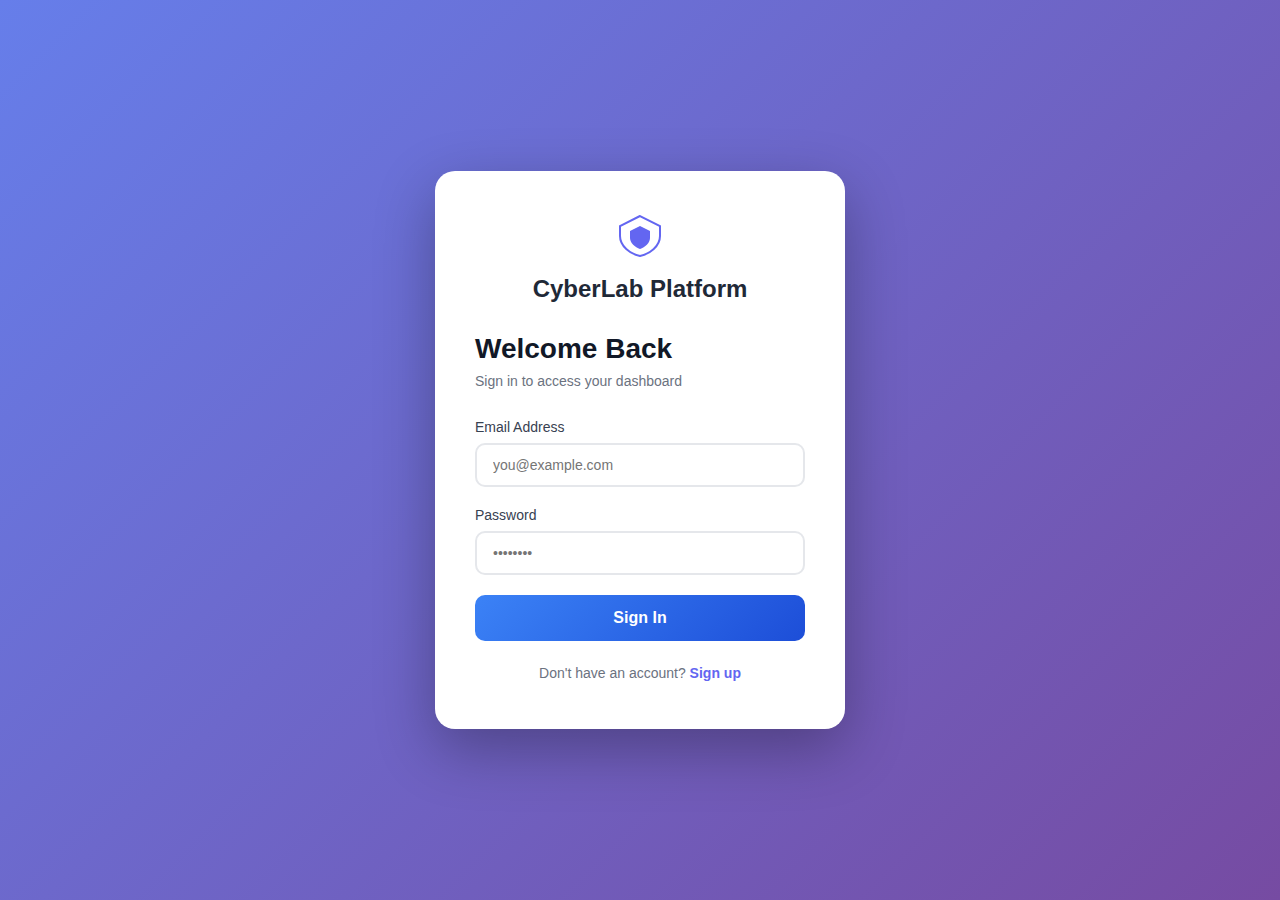
<file: frontend/index.html>
<!DOCTYPE html>
<html lang="en">
<head>
    <meta charset="UTF-8">
    <meta name="viewport" content="width=device-width, initial-scale=1.0">
    <title>CyberLab Platform - Login</title>
    <link rel="stylesheet" href="styles.css">
</head>
<body>
    <div class="container">
        <div class="auth-card">
            <div class="logo">
                <svg width="50" height="50" viewBox="0 0 50 50" fill="none" xmlns="http://www.w3.org/2000/svg">
                    <path d="M25 5L5 15V25C5 35 15 43 25 45C35 43 45 35 45 25V15L25 5Z" stroke="#6366f1" stroke-width="2" fill="none"/>
                    <path d="M25 15L15 20V27C15 32 20 36 25 38C30 36 35 32 35 27V20L25 15Z" fill="#6366f1"/>
                </svg>
                <h1>CyberLab Platform</h1>
            </div>

            <!-- Login Form -->
            <div id="loginForm" class="form-container active">
                <h2>Welcome Back</h2>
                <p class="subtitle">Sign in to access your dashboard</p>
                
                <form id="loginFormElement" onsubmit="handleLogin(event)">
                    <div class="form-group">
                        <label for="loginEmail">Email Address</label>
                        <input type="email" id="loginEmail" required placeholder="you@example.com">
                    </div>
                    
                    <div class="form-group">
                        <label for="loginPassword">Password</label>
                        <input type="password" id="loginPassword" required placeholder="••••••••">
                    </div>
                    
                    <div id="loginError" class="error-message"></div>
                    
                    <button type="submit" class="btn btn-primary">
                        <span class="btn-text">Sign In</span>
                        <span class="btn-loader" style="display: none;"></span>
                    </button>
                </form>
                
                <div class="form-footer">
                    <p>Don't have an account? <a href="#" onclick="switchToSignup(); return false;">Sign up</a></p>
                </div>
            </div>

            <!-- Signup Form -->
            <div id="signupForm" class="form-container">
                <h2>Create Account</h2>
                <p class="subtitle">Join our secure platform</p>
                
                <form id="signupFormElement" onsubmit="handleSignup(event)">
                    <div class="form-group">
                        <label for="signupName">Full Name</label>
                        <input type="text" id="signupName" required placeholder="John Doe">
                    </div>
                    
                    <div class="form-group">
                        <label for="signupEmail">Email Address</label>
                        <input type="email" id="signupEmail" required placeholder="you@example.com">
                    </div>
                    
                    <div class="form-group">
                        <label for="signupPassword">Password</label>
                        <input type="password" id="signupPassword" required minlength="8" placeholder="At least 8 characters">
                    </div>
                    
                    <div class="form-group">
                        <label for="signupConfirmPassword">Confirm Password</label>
                        <input type="password" id="signupConfirmPassword" required placeholder="Re-enter password">
                    </div>
                    
                    <div id="signupError" class="error-message"></div>
                    
                    <button type="submit" class="btn btn-primary">
                        <span class="btn-text">Create Account</span>
                        <span class="btn-loader" style="display: none;"></span>
                    </button>
                </form>
                
                <div class="form-footer">
                    <p>Already have an account? <a href="#" onclick="switchToLogin(); return false;">Sign in</a></p>
                </div>
            </div>
        </div>
    </div>

    <!-- CRITICAL: Load config.js FIRST, then auth.js -->
    <script src="config.js"></script>
    <script src="auth.js"></script>
</body>
</html>
</file>
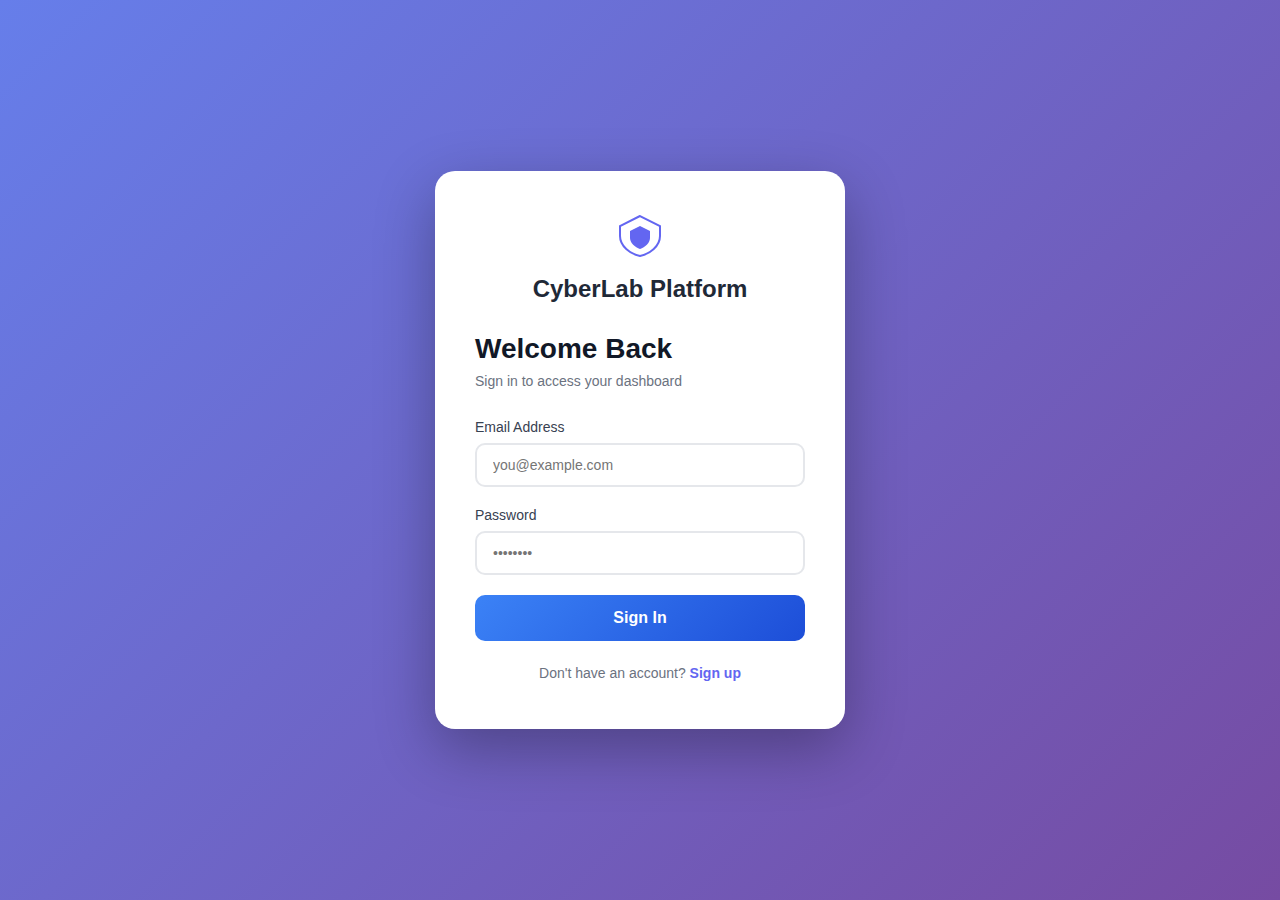
<file: frontend/admin.html>
[file name]: dashboard.html
[file content begin]
<!DOCTYPE html>
<html lang="en">
<head>
    <meta charset="UTF-8">
    <meta name="viewport" content="width=device-width, initial-scale=1.0">
    <title>CyberLab Platform - Dashboard</title>
    <link rel="stylesheet" href="styles.css">
</head>
<body class="dashboard-body">
    <aside class="sidebar">
        <div class="sidebar-header">
            <svg width="40" height="40" viewBox="0 0 50 50" fill="none" xmlns="http://www.w3.org/2000/svg">
                <path d="M25 5L5 15V25C5 35 15 43 25 45C35 43 45 35 45 25V15L25 5Z" stroke="#6366f1" stroke-width="2" fill="none"/>
                <path d="M25 15L15 20V27C15 32 20 36 25 38C30 36 35 32 35 27V20L25 15Z" fill="#6366f1"/>
            </svg>
            <h2>CyberLab</h2>
        </div>
        
        <nav class="sidebar-nav">
            <a href="#" class="nav-item active" onclick="showSection('overview')">
                <svg width="20" height="20" viewBox="0 0 24 24" fill="none" stroke="currentColor" stroke-width="2">
                    <rect x="3" y="3" width="7" height="7"></rect>
                    <rect x="14" y="3" width="7" height="7"></rect>
                    <rect x="14" y="14" width="7" height="7"></rect>
                    <rect x="3" y="14" width="7" height="7"></rect>
                </svg>
                <span>Overview</span>
            </a>
            
            <a href="#" class="nav-item" onclick="showSection('encryption')" id="navEncryption">
                <svg width="20" height="20" viewBox="0 0 24 24" fill="none" stroke="currentColor" stroke-width="2">
                    <rect x="3" y="11" width="18" height="11" rx="2" ry="2"></rect>
                    <path d="M7 11V7a5 5 0 0 1 10 0v4"></path>
                </svg>
                <span>🔐 Encryption Service</span>
            </a>
            
            <a href="keyvault.html" class="nav-item" id="navKeyvault">
                <svg width="20" height="20" viewBox="0 0 24 24" fill="none" stroke="currentColor" stroke-width="2">
                    <path d="M21 2l-2 2m-7.61 7.61a5.5 5.5 0 1 1-7.778 7.778 5.5 5.5 0 0 1 7.777-7.777zm0 0L15.5 7.5m0 0l3 3L22 7l-3-3m-3.5 3.5L19 4"></path>
                </svg>
                <span>🔑 KeyVault</span>
            </a>
            
            <a href="password-checker.html" class="nav-item" id="navPassword">
                <svg width="20" height="20" viewBox="0 0 24 24" fill="none" stroke="currentColor" stroke-width="2">
                    <circle cx="12" cy="12" r="10"></circle>
                    <path d="M12 6v6l4 2"></path>
                </svg>
                <span>🔒 Password Checker</span>
            </a>
            
            <a href="secret-scanner.html" class="nav-item" id="navScanner">
                <svg width="20" height="20" viewBox="0 0 24 24" fill="none" stroke="currentColor" stroke-width="2">
                    <circle cx="11" cy="11" r="8"></circle>
                    <path d="m21 21-4.35-4.35"></path>
                </svg>
                <span>🕵️ Secret Scanner</span>
            </a>
            
            <a href="admin.html" class="nav-item" id="navAdmin" style="display: none;">
                <svg width="20" height="20" viewBox="0 0 24 24" fill="none" stroke="currentColor" stroke-width="2">
                    <path d="M17 21v-2a4 4 0 0 0-4-4H5a4 4 0 0 0-4 4v2"></path>
                    <circle cx="9" cy="7" r="4"></circle>
                    <path d="M23 21v-2a4 4 0 0 0-3-3.87"></path>
                    <path d="M16 3.13a4 4 0 0 1 0 7.75"></path>
                </svg>
                <span>👥 User Management</span>
            </a>
            
            <a href="#" class="nav-item" onclick="showSection('settings')">
                <svg width="20" height="20" viewBox="0 0 24 24" fill="none" stroke="currentColor" stroke-width="2">
                    <circle cx="12" cy="12" r="3"></circle>
                    <path d="M12 1v6m0 6v6m9-9h-6m-6 0H3"></path>
                </svg>
                <span>Settings</span>
            </a>
        </nav>
        
        <div class="sidebar-footer">
            <div id="userRoleBadge" style="text-align: center; padding: 8px; margin-bottom: 12px;"></div>
            <button onclick="handleLogout()" class="logout-btn">
                <svg width="20" height="20" viewBox="0 0 24 24" fill="none" stroke="currentColor" stroke-width="2">
                    <path d="M9 21H5a2 2 0 0 1-2-2V5a2 2 0 0 1 2-2h4"></path>
                    <polyline points="16 17 21 12 16 7"></polyline>
                    <line x1="21" y1="12" x2="9" y2="12"></line>
                </svg>
                <span>Logout</span>
            </button>
        </div>
    </aside>

    <main class="main-content">
        <header class="dashboard-header">
            <div>
                <h1>Welcome back, <span id="userName">User</span></h1>
                <p class="header-subtitle" id="headerSubtitle">Manage your security simulations</p>
            </div>
            <div class="user-info">
                <div class="user-avatar" id="userAvatar">U</div>
                <div>
                    <span id="userEmailHeader"></span>
                    <br>
                    <small id="userRoleHeader" style="color: #6b7280;"></small>
                </div>
            </div>
        </header>

        <section id="overviewSection" class="content-section active">
            <div class="stats-grid">
                <div class="stat-card">
                    <div class="stat-icon" style="background: #dbeafe;">
                        <svg width="24" height="24" viewBox="0 0 24 24" fill="none" stroke="#3b82f6" stroke-width="2">
                            <path d="M12 22s8-4 8-10V5l-8-3-8 3v7c0 6 8 10 8 10z"></path>
                        </svg>
                    </div>
                    <div class="stat-content">
                        <h3>Security Level</h3>
                        <p class="stat-value">High</p>
                    </div>
                </div>
                
                <div class="stat-card">
                    <div class="stat-icon" style="background: #dcfce7;">
                        <svg width="24" height="24" viewBox="0 0 24 24" fill="none" stroke="#22c55e" stroke-width="2">
                            <polyline points="22 12 18 12 15 21 9 3 6 12 2 12"></polyline>
                        </svg>
                    </div>
                    <div class="stat-content">
                        <h3>Your Role</h3>
                        <p class="stat-value" id="overviewRole">Normal</p>
                    </div>
                </div>
                
                <div class="stat-card">
                    <div class="stat-icon" style="background: #fef3c7;">
                        <svg width="24" height="24" viewBox="0 0 24 24" fill="none" stroke="#f59e0b" stroke-width="2">
                            <rect x="3" y="11" width="18" height="11" rx="2" ry="2"></rect>
                            <path d="M7 11V7a5 5 0 0 1 10 0v4"></path>
                        </svg>
                    </div>
                    <div class="stat-content">
                        <h3>Encryptions</h3>
                        <p class="stat-value" id="encryptionCount">0</p>
                    </div>
                </div>
            </div>

            <div class="services-grid">
                <div class="service-card" onclick="showSection('encryption')" id="serviceEncryption">
                    <div class="service-header">
                        <svg width="30" height="30" viewBox="0 0 24 24" fill="none" stroke="#6366f1" stroke-width="2">
                            <rect x="3" y="11" width="18" height="11" rx="2" ry="2"></rect>
                            <path d="M7 11V7a5 5 0 0 1 10 0v4"></path>
                        </svg>
                        <h3>🔐 Encryption Service</h3>
                    </div>
                    <p>Encrypt text & files at rest, in transit, and full lifecycle with email delivery</p>
                    <button class="btn btn-secondary">Launch Service →</button>
                </div>
                
                <div class="service-card" onclick="window.location.href='keyvault.html'" id="serviceKeyvault">
                    <div class="service-header">
                        <svg width="30" height="30" viewBox="0 0 24 24" fill="none" stroke="#6366f1" stroke-width="2">
                            <path d="M21 2l-2 2m-7.61 7.61a5.5 5.5 0 1 1-7.778 7.778 5.5 5.5 0 0 1 7.777-7.777zm0 0L15.5 7.5m0 0l3 3L22 7l-3-3m-3.5 3.5L19 4"></path>
                        </svg>
                        <h3>🔑 KeyVault</h3>
                    </div>
                    <p>Generate and manage cryptographic keys and X.509 certificates securely</p>
                    <button class="btn btn-secondary">Manage Keys →</button>
                </div>
                
                <div class="service-card" onclick="window.location.href='password-checker.html'" id="servicePassword">
                    <div class="service-header">
                        <svg width="30" height="30" viewBox="0 0 24 24" fill="none" stroke="#6366f1" stroke-width="2">
                            <circle cx="12" cy="12" r="10"></circle>
                            <path d="M12 6v6l4 2"></path>
                        </svg>
                        <h3>🔒 Password Checker</h3>
                    </div>
                    <p>Analyze password strength, check breaches, and enforce custom policies</p>
                    <button class="btn btn-secondary">Check Password →</button>
                </div>
                
                <div class="service-card" onclick="window.location.href='secret-scanner.html'" id="serviceScanner">
                    <div class="service-header">
                        <svg width="30" height="30" viewBox="0 0 24 24" fill="none" stroke="#6366f1" stroke-width="2">
                            <circle cx="11" cy="11" r="8"></circle>
                            <path d="m21 21-4.35-4.35"></path>
                        </svg>
                        <h3>🕵️ Secret Scanner</h3>
                    </div>
                    <p>Detect exposed credentials and API keys in code, files, and repositories</p>
                    <button class="btn btn-secondary">Scan Now →</button>
                </div>
                
                <div class="service-card" onclick="window.location.href='admin.html'" id="serviceAdmin" style="display: none;">
                    <div class="service-header">
                        <svg width="30" height="30" viewBox="0 0 24 24" fill="none" stroke="#6366f1" stroke-width="2">
                            <path d="M17 21v-2a4 4 0 0 0-4-4H5a4 4 0 0 0-4 4v2"></path>
                            <circle cx="9" cy="7" r="4"></circle>
                            <path d="M23 21v-2a4 4 0 0 0-3-3.87"></path>
                            <path d="M16 3.13a4 4 0 0 1 0 7.75"></path>
                        </svg>
                        <h3>👥 User Management</h3>
                    </div>
                    <p>Manage users, assign roles, and control granular permissions</p>
                    <button class="btn btn-secondary">Manage Users →</button>
                </div>
            </div>
        </section>

        <section id="encryptionSection" class="content-section">
            <div class="section-header">
                <h2>🔐 Encryption Service</h2>
                <p>Encrypt and decrypt data at rest, in transit, and full lifecycle</p>
            </div>

            <div class="encryption-tabs">
                <button class="tab-btn active" onclick="switchEncryptionTab('transit')">In Transit</button>
                <button class="tab-btn" onclick="switchEncryptionTab('rest')">At Rest</button>
                <button class="tab-btn" onclick="switchEncryptionTab('file')">File Encryption</button>
                <button class="tab-btn" onclick="switchEncryptionTab('lifecycle')" id="tabLifecycle">Full Lifecycle</button>
            </div>

            <div id="transitTab" class="tab-content active">
                <div class="form-card">
                    <h3>Encrypt Text (In Transit)</h3>
                    <form onsubmit="handleEncryptInTransit(event)">
                        <div class="form-group">
                            <label>Data to Encrypt</label>
                            <textarea id="transitData" rows="4" placeholder="Enter text to encrypt..." required></textarea>
                        </div>
                        <div class="form-group">
                            <label>Password</label>
                            <input type="password" id="transitPassword" placeholder="Enter encryption password" required>
                        </div>
                        <div class="form-group" id="transitEmailGroup">
                            <label>Recipient Email (Optional)</label>
                            <input type="email" id="transitEmail" placeholder="recipient@example.com">
                        </div>
                        <button type="submit" class="btn btn-primary">
                            <span class="btn-text">Encrypt</span>
                            <span class="btn-loader" style="display: none;"></span>
                        </button>
                    </form>
                    <div id="transitResult" class="result-container" style="display: none;"></div>
                </div>

                <div class="form-card">
                    <h3>Decrypt Text (In Transit)</h3>
                    <form onsubmit="handleDecryptInTransit(event)">
                        <div class="form-group">
                            <label>Encrypted Data</label>
                            <textarea id="transitDecryptData" rows="3" placeholder="Paste encrypted data..." required></textarea>
                        </div>
                        <div class="form-group">
                            <label>Password</label>
                            <input type="password" id="transitDecryptPassword" placeholder="Enter password" required>
                        </div>
                        <div class="form-group">
                            <label>Salt</label>
                            <input type="text" id="transitDecryptSalt" placeholder="Paste salt here" required>
                        </div>
                        <button type="submit" class="btn btn-primary">
                            <span class="btn-text">Decrypt</span>
                            <span class="btn-loader" style="display: none;"></span>
                        </button>
                    </form>
                    <div id="transitDecryptResult" class="result-container" style="display: none;"></div>
                </div>
            </div>

            <div id="restTab" class="tab-content">
                <div class="form-card">
                    <h3>Encrypt Text (At Rest)</h3>
                    <form onsubmit="handleEncryptAtRest(event)">
                        <div class="form-group">
                            <label>Data to Encrypt</label>
                            <textarea id="restData" rows="4" placeholder="Enter text to encrypt..." required></textarea>
                        </div>
                        <div class="form-group" id="restEmailGroup">
                            <label>Recipient Email (Optional)</label>
                            <input type="email" id="restEmail" placeholder="recipient@example.com">
                        </div>
                        <button type="submit" class="btn btn-primary">
                            <span class="btn-text">Encrypt</span>
                            <span class="btn-loader" style="display: none;"></span>
                        </button>
                    </form>
                    <div id="restResult" class="result-container" style="display: none;"></div>
                </div>

                <div class="form-card">
                    <h3>Decrypt Text (At Rest)</h3>
                    <form onsubmit="handleDecryptAtRest(event)">
                        <div class="form-group">
                            <label>Encrypted Data</label>
                            <textarea id="restDecryptData" rows="3" placeholder="Paste encrypted data..." required></textarea>
                        </div>
                        <div class="form-group">
                            <label>Encryption Key</label>
                            <input type="text" id="restDecryptKey" placeholder="Paste key here" required>
                        </div>
                        <button type="submit" class="btn btn-primary">
                            <span class="btn-text">Decrypt</span>
                            <span class="btn-loader" style="display: none;"></span>
                        </button>
                    </form>
                    <div id="restDecryptResult" class="result-container" style="display: none;"></div>
                </div>
            </div>

            <div id="fileTab" class="tab-content">
                <div class="form-card">
                    <h3>Encrypt File (At Rest)</h3>
                    <form onsubmit="handleEncryptFileAtRest(event)">
                        <div class="form-group">
                            <label>Select File</label>
                            <input type="file" id="fileAtRest" required>
                        </div>
                        <div class="form-group" id="fileRestEmailGroup">
                            <label>Recipient Email (Optional)</label>
                            <input type="email" id="fileRestEmail" placeholder="recipient@example.com">
                        </div>
                        <button type="submit" class="btn btn-primary">
                            <span class="btn-text">Encrypt File</span>
                            <span class="btn-loader" style="display: none;"></span>
                        </button>
                    </form>
                    <div id="fileRestResult" class="result-container" style="display: none;"></div>
                </div>

                <div class="form-card">
                    <h3>Decrypt File (At Rest)</h3>
                    <form onsubmit="handleDecryptFileAtRest(event)">
                        <div class="form-group">
                            <label>Select Encrypted File</label>
                            <input type="file" id="fileDecryptAtRest" required>
                        </div>
                        <div class="form-group">
                            <label>Encryption Key</label>
                            <input type="text" id="fileDecryptKey" placeholder="Paste encryption key here" required>
                        </div>
                        <button type="submit" class="btn btn-primary">
                            <span class="btn-text">Decrypt File</span>
                            <span class="btn-loader" style="display: none;"></span>
                        </button>
                    </form>
                    <div id="fileDecryptResult" class="result-container" style="display: none;"></div>
                </div>
            </div>

            <div id="lifecycleTab" class="tab-content">
                <div class="form-card">
                    <h3>Full Encryption Lifecycle Demo</h3>
                    <p style="color: #6b7280; margin-bottom: 20px;">
                        Demonstrates complete encryption lifecycle: At-Rest → Decryption → In-Transit
                    </p>
                    <form onsubmit="handleLifecycleDemo(event)">
                        <div class="form-group">
                            <label>Sample Data</label>
                            <textarea id="lifecycleData" rows="4" placeholder="Enter sample data..." required></textarea>
                        </div>
                        <div class="form-group" id="lifecycleEmailGroup">
                            <label>Recipient Email (Optional)</label>
                            <input type="email" id="lifecycleEmail" placeholder="recipient@example.com">
                        </div>
                        <button type="submit" class="btn btn-primary">
                            <span class="btn-text">Run Lifecycle Demo</span>
                            <span class="btn-loader" style="display: none;"></span>
                        </button>
                    </form>
                    <div id="lifecycleResult" class="result-container" style="display: none;"></div>
                </div>

                <div class="form-card">
                    <h3>File Lifecycle Demo</h3>
                    <p style="color: #6b7280; margin-bottom: 20px;">
                        Complete file encryption lifecycle demonstration
                    </p>
                    <form onsubmit="handleFileLifecycleDemo(event)">
                        <div class="form-group">
                            <label>Select File</label>
                            <input type="file" id="lifecycleFile" required>
                        </div>
                        <div class="form-group" id="fileLifecycleEmailGroup">
                            <label>Recipient Email (Optional)</label>
                            <input type="email" id="fileLifecycleEmail" placeholder="recipient@example.com">
                        </div>
                        <button type="submit" class="btn btn-primary">
                            <span class="btn-text">Run File Lifecycle Demo</span>
                            <span class="btn-loader" style="display: none;"></span>
                        </button>
                    </form>
                    <div id="fileLifecycleResult" class="result-container" style="display: none;"></div>
                </div>
            </div>
        </section>

        <section id="settingsSection" class="content-section">
            <div class="section-header">
                <h2>Settings</h2>
                <p>Manage your account settings and preferences</p>
            </div>

            <div class="form-card">
                <h3>Account Information</h3>
                <div class="form-group">
                    <label>Full Name</label>
                    <input type="text" id="settingsName" readonly>
                </div>
                <div class="form-group">
                    <label>Email Address</label>
                    <input type="email" id="settingsEmail" readonly>
                </div>
                <div class="form-group">
                    <label>Role</label>
                    <input type="text" id="settingsRole" readonly>
                </div>
            </div>

            <div class="form-card">
                <h3>Your Permissions</h3>
                <div id="userPermissions" style="display: flex; flex-wrap: wrap; gap: 8px;"></div>
            </div>

            <div class="form-card">
                <h3>Change Password</h3>
                <div class="alert alert-info">
                    Password change functionality is coming soon!
                </div>
            </div>
        </section>
    </main>

    <script src="config.js"></script>
    <script src="dashboard.js"></script>
</body>
</html>
[file content end]
</file>
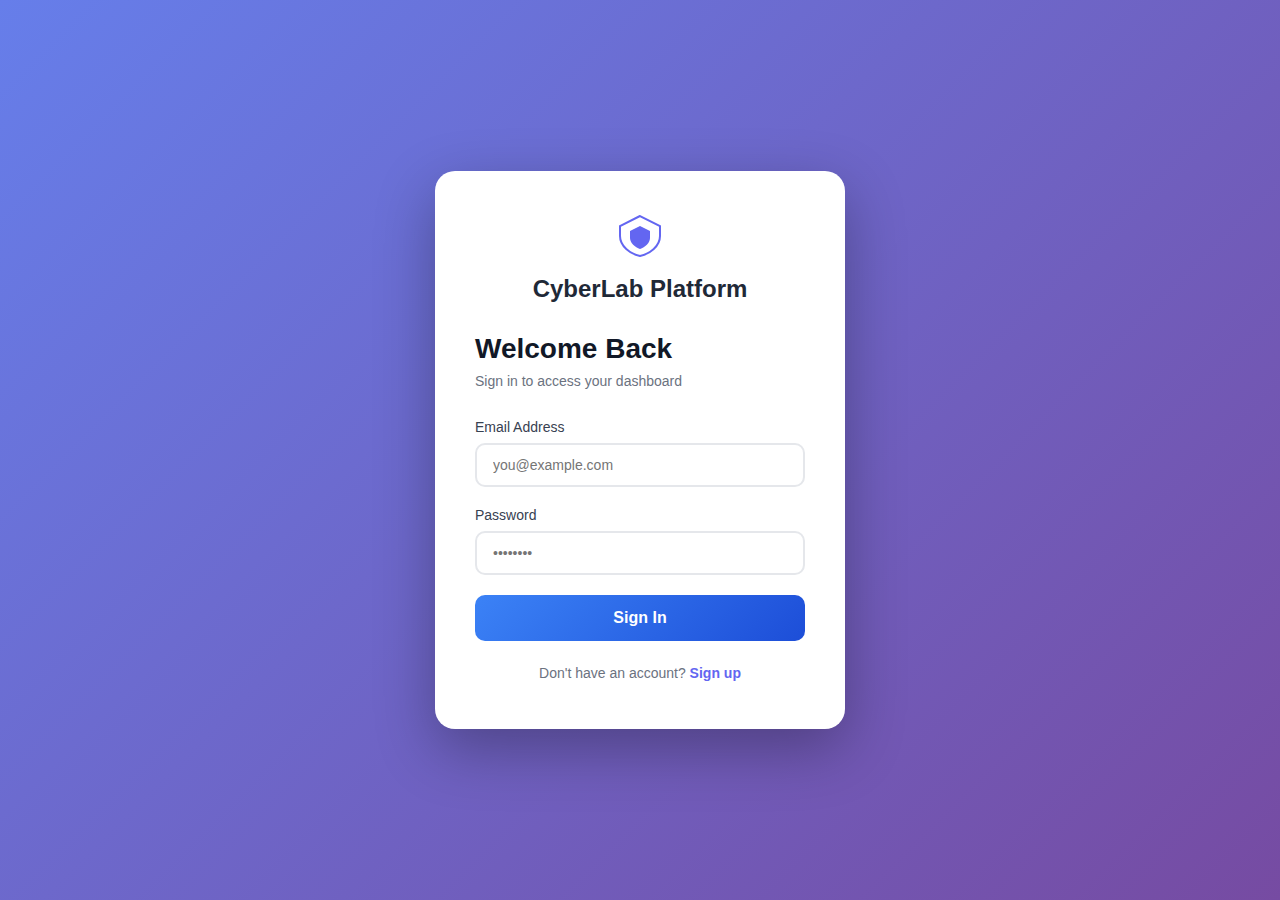
<file: frontend/dashboard.html>
<!DOCTYPE html>
<html lang="en">
<head>
    <meta charset="UTF-8">
    <meta name="viewport" content="width=device-width, initial-scale=1.0">
    <title>Dashboard - CyberLab Platform</title>
    <link rel="stylesheet" href="styles.css">
    <style>
        /* Add this CSS to your styles.css or in a <style> tag */

        .sub-tab-content {
            display: none;
            animation: fadeIn 0.3s ease;
        }

        .sub-tab-content.active {
            display: block;
        }

        @keyframes fadeIn {
            from {
                opacity: 0;
                transform: translateY(10px);
            }
            to {
                opacity: 1;
                transform: translateY(0);
            }
        }
        .coming-soon-card {
            position: relative;
            background: linear-gradient(135deg, #667eea 0%, #764ba2 100%);
            border-radius: 12px;
            padding: 0;
            overflow: hidden;
            filter: blur(0);
            transition: all 0.3s ease;
        }
        
        .coming-soon-card::before {
            content: '';
            position: absolute;
            top: 0;
            left: 0;
            right: 0;
            bottom: 0;
            backdrop-filter: blur(8px);
            background: rgba(255, 255, 255, 0.1);
            z-index: 1;
        }
        
        .coming-soon-content {
            position: relative;
            z-index: 2;
            padding: 40px;
            text-align: center;
            color: white;
        }
        
        .coming-soon-badge {
            display: inline-block;
            background: rgba(255, 255, 255, 0.2);
            backdrop-filter: blur(10px);
            padding: 12px 32px;
            border-radius: 50px;
            font-size: 24px;
            font-weight: 700;
            text-transform: uppercase;
            letter-spacing: 3px;
            margin-bottom: 20px;
            box-shadow: 0 8px 32px rgba(0, 0, 0, 0.3);
            animation: pulse 2s ease-in-out infinite;
        }
        
        @keyframes pulse {
            0%, 100% { transform: scale(1); opacity: 1; }
            50% { transform: scale(1.05); opacity: 0.9; }
        }
        
        .coming-soon-title {
            font-size: 42px;
            font-weight: 800;
            margin: 0 0 16px 0;
            text-shadow: 0 4px 20px rgba(0, 0, 0, 0.4);
        }
        
        .coming-soon-description {
            font-size: 16px;
            opacity: 0.95;
            margin: 0;
            font-weight: 500;
        }
        
        .coming-soon-icon {
            font-size: 72px;
            margin-bottom: 20px;
            filter: drop-shadow(0 4px 20px rgba(0, 0, 0, 0.3));
            animation: float 3s ease-in-out infinite;
        }
        
        @keyframes float {
            0%, 100% { transform: translateY(0px); }
            50% { transform: translateY(-10px); }
        }
    </style>
</head>
<body class="dashboard-body">
    <!-- Sidebar -->
    <aside class="sidebar">
        <div class="sidebar-header">
            <svg width="40" height="40" viewBox="0 0 50 50" fill="none">
                <path d="M25 5L5 15V25C5 35 15 43 25 45C35 43 45 35 45 25V15L25 5Z" stroke="#6366f1" stroke-width="2" fill="none"/>
                <path d="M25 15L15 20V27C15 32 20 36 25 38C30 36 35 32 35 27V20L25 15Z" fill="#6366f1"/>
            </svg>
            <h2>CyberLab</h2>
        </div>
        
        <nav class="sidebar-nav">
            <a href="#" onclick="showSection('overview'); return false;" class="nav-item active">
                <svg width="20" height="20" viewBox="0 0 24 24" fill="none" stroke="currentColor" stroke-width="2">
                    <rect x="3" y="3" width="7" height="7"></rect>
                    <rect x="14" y="3" width="7" height="7"></rect>
                    <rect x="14" y="14" width="7" height="7"></rect>
                    <rect x="3" y="14" width="7" height="7"></rect>
                </svg>
                <span>Overview</span>
            </a>
            
            <a href="#" onclick="showSection('encryption'); return false;" class="nav-item" id="navEncryption">
                <svg width="20" height="20" viewBox="0 0 24 24" fill="none" stroke="currentColor" stroke-width="2">
                    <rect x="3" y="11" width="18" height="11" rx="2" ry="2"></rect>
                    <path d="M7 11V7a5 5 0 0 1 10 0v4"></path>
                </svg>
                <span>🔐 Encryption Service</span>
            </a>
            
            <a href="keyvault.html" class="nav-item" id="navKeyvault">
                <svg width="20" height="20" viewBox="0 0 24 24" fill="none" stroke="currentColor" stroke-width="2">
                    <path d="M21 2l-2 2m-7.61 7.61a5.5 5.5 0 1 1-7.778 7.778 5.5 5.5 0 0 1 7.777-7.777zm0 0L15.5 7.5m0 0l3 3L22 7l-3-3m-3.5 3.5L19 4"></path>
                </svg>
                <span>🔑 KeyVault</span>
            </a>
            
            <a href="password-checker.html" class="nav-item" id="navPassword">
                <svg width="20" height="20" viewBox="0 0 24 24" fill="none" stroke="currentColor" stroke-width="2">
                    <circle cx="12" cy="12" r="10"></circle>
                    <path d="M12 6v6l4 2"></path>
                </svg>
                <span>🔒 Password Checker</span>
            </a>
            
            <a href="secret-scanner.html" class="nav-item" id="navScanner">
                <svg width="20" height="20" viewBox="0 0 24 24" fill="none" stroke="currentColor" stroke-width="2">
                    <circle cx="11" cy="11" r="8"></circle>
                    <path d="m21 21-4.35-4.35"></path>
                </svg>
                <span>🕵️ Secret Scanner</span>
            </a>
            
            <a href="admin.html" class="nav-item" id="navAdmin" style="display: none;">
                <svg width="20" height="20" viewBox="0 0 24 24" fill="none" stroke="currentColor" stroke-width="2">
                    <path d="M17 21v-2a4 4 0 0 0-4-4H5a4 4 0 0 0-4 4v2"></path>
                    <circle cx="9" cy="7" r="4"></circle>
                    <path d="M23 21v-2a4 4 0 0 0-3-3.87"></path>
                    <path d="M16 3.13a4 4 0 0 1 0 7.75"></path>
                </svg>
                <span>👥 User Management</span>
            </a>
            
            <a href="#" onclick="showSection('settings'); return false;" class="nav-item" id="navSettings">
                <svg width="20" height="20" viewBox="0 0 24 24" fill="none" stroke="currentColor" stroke-width="2">
                    <circle cx="12" cy="12" r="3"></circle>
                    <path d="M19.4 15a1.65 1.65 0 0 0 .33 1.82l.06.06a2 2 0 0 1 0 2.83 2 2 0 0 1-2.83 0l-.06-.06a1.65 1.65 0 0 0-1.82-.33 1.65 1.65 0 0 0-1 1.51V21a2 2 0 0 1-2 2 2 2 0 0 1-2-2v-.09A1.65 1.65 0 0 0 9 19.4a1.65 1.65 0 0 0-1.82.33l-.06.06a2 2 0 0 1-2.83 0 2 2 0 0 1 0-2.83l.06-.06a1.65 1.65 0 0 0 .33-1.82 1.65 1.65 0 0 0-1.51-1H3a2 2 0 0 1-2-2 2 2 0 0 1 2-2h.09A1.65 1.65 0 0 0 4.6 9a1.65 1.65 0 0 0-.33-1.82l-.06-.06a2 2 0 0 1 0-2.83 2 2 0 0 1 2.83 0l.06.06a1.65 1.65 0 0 0 1.82.33H9a1.65 1.65 0 0 0 1-1.51V3a2 2 0 0 1 2-2 2 2 0 0 1 2 2v.09a1.65 1.65 0 0 0 1 1.51 1.65 1.65 0 0 0 1.82-.33l.06-.06a2 2 0 0 1 2.83 0 2 2 0 0 1 0 2.83l-.06.06a1.65 1.65 0 0 0-.33 1.82V9a1.65 1.65 0 0 0 1.51 1H21a2 2 0 0 1 2 2 2 2 0 0 1-2 2h-.09a1.65 1.65 0 0 0-1.51 1z"></path>
                </svg>
                <span>Settings</span>
            </a>
        </nav>
        
        <div class="sidebar-footer">
            <button onclick="handleLogout()" class="logout-btn">
                <svg width="20" height="20" viewBox="0 0 24 24" fill="none" stroke="currentColor" stroke-width="2">
                    <path d="M9 21H5a2 2 0 0 1-2-2V5a2 2 0 0 1 2-2h4"></path>
                    <polyline points="16 17 21 12 16 7"></polyline>
                    <line x1="21" y1="12" x2="9" y2="12"></line>
                </svg>
                <span>Logout</span>
            </button>
        </div>
    </aside>
    <!-- Main Content -->
    <main class="main-content">
        <header class="dashboard-header">
            <div>
                <h1>Welcome Back, <span id="userName">User</span>!</h1>
                <p class="header-subtitle" id="headerSubtitle">Manage your security simulations</p>
            </div>
            <div class="user-info">
                <div class="user-avatar" id="userAvatar">U</div>
                <div>
                    <span id="userEmailHeader">Loading...</span><br>
                    <small id="userRoleHeader">User</small>
                </div>
            </div>
        </header>

        <!-- Overview Section -->
        <section id="overviewSection" class="content-section active">
            <div class="stats-grid">
                <div class="stat-card">
                    <div class="stat-icon" style="background: #dbeafe;">
                        <svg width="24" height="24" viewBox="0 0 24 24" fill="none" stroke="#3b82f6" stroke-width="2">
                            <rect x="3" y="11" width="18" height="11" rx="2" ry="2"></rect>
                            <path d="M7 11V7a5 5 0 0 1 10 0v4"></path>
                        </svg>
                    </div>
                    <div class="stat-content">
                        <h3>Encryptions</h3>
                        <p class="stat-value" id="encryptionCount">0</p>
                    </div>
                </div>
                
                <div class="stat-card">
                    <div class="stat-icon" style="background: #fef3c7;">
                        <svg width="24" height="24" viewBox="0 0 24 24" fill="none" stroke="#f59e0b" stroke-width="2">
                            <circle cx="12" cy="12" r="10"></circle>
                            <path d="M12 6v6l4 2"></path>
                        </svg>
                    </div>
                    <div class="stat-content">
                        <h3>Account Type</h3>
                        <p class="stat-value" style="font-size: 18px;" id="overviewRole">Normal</p>
                    </div>
                </div>
                
                <div class="stat-card">
                    <div class="stat-icon" style="background: #dcfce7;">
                        <svg width="24" height="24" viewBox="0 0 24 24" fill="none" stroke="#22c55e" stroke-width="2">
                            <path d="M22 11.08V12a10 10 0 1 1-5.93-9.14"></path>
                            <polyline points="22 4 12 14.01 9 11.01"></polyline>
                        </svg>
                    </div>
                    <div class="stat-content">
                        <h3>Status</h3>
                        <p class="stat-value" style="font-size: 18px;">Active</p>
                    </div>
                </div>
            </div>

            <div class="services-grid">
                <div class="service-card" onclick="showSection('encryption')">
                    <div class="service-icon">🔐</div>
                    <h3>Encryption Service</h3>
                    <p>Secure your data with advanced encryption algorithms</p>
                </div>
                
                <div class="service-card" onclick="window.location.href='keyvault.html'">
                    <div class="service-icon">🔑</div>
                    <h3>KeyVault</h3>
                    <p>Manage cryptographic keys and certificates</p>
                </div>
                
                <div class="service-card" onclick="window.location.href='password-checker.html'">
                    <div class="service-icon">🔒</div>
                    <h3>Password Checker</h3>
                    <p>Evaluate password strength and security</p>
                </div>
                
                <div class="service-card" onclick="window.location.href='secret-scanner.html'">
                    <div class="service-icon">🕵️</div>
                    <h3>Secret Scanner</h3>
                    <p>Detect exposed secrets and sensitive data</p>
                </div>
                
                
                
                <div class="service-card" id="serviceAdmin" style="display: none;" onclick="window.location.href='admin.html'">
                    <div class="service-icon">👥</div>
                    <h3>User Management</h3>
                    <p>Manage users, roles, and permissions</p>
                </div>
            </div>
        </section>
        <!-- Encryption Section -->
        
           
        <!-- Encryption Section -->
        <section id="encryptionSection" class="content-section">
            <h2>🔐 Encryption Service</h2>
            <p style="color: #6b7280; margin-bottom: 24px;">Secure your data with industry-standard encryption methods</p>
            
            <div class="encryption-tabs">
                <button class="tab-btn active" onclick="switchEncryptionTab('inTransit')">🚀 In-Transit</button>
                <button class="tab-btn" onclick="switchEncryptionTab('atRest')">📦 At-Rest</button>
                <button class="tab-btn" onclick="switchEncryptionTab('lifecycle')">🔄 Full Lifecycle</button>
            </div>

            <!-- In-Transit Tab -->
            <div id="inTransitTab" class="tab-content active">
                <!-- Sub-tabs for 4 operations -->
                <div class="encryption-tabs" style="margin-bottom: 20px;">
                    <button class="tab-btn active" onclick="switchInTransitSubTab('encryptText')">🔒 Encrypt Text</button>
                    <button class="tab-btn" onclick="switchInTransitSubTab('encryptFile')">🔒 Encrypt File</button>
                    <button class="tab-btn" onclick="switchInTransitSubTab('decryptText')">🔓 Decrypt Text</button>
                    <button class="tab-btn" onclick="switchInTransitSubTab('decryptFile')">🔓 Decrypt File</button>
                </div>

                <!-- Encrypt Text -->
                <div id="inTransitEncryptTextTab" class="sub-tab-content active">
                    <div class="form-card">
                        <h3>🔒 Encrypt Text (In-Transit)</h3>
                        <form onsubmit="handleEncryptInTransit(event)">
                            <div class="form-group">
                                <label>Data to Encrypt</label>
                                <textarea id="transitData" placeholder="Enter sensitive data..." rows="4" required></textarea>
                            </div>
                            <div class="form-group">
                                <label>Password</label>
                                <input type="password" id="transitPassword" placeholder="Strong password" required>
                            </div>
                            <div class="form-group">
                                <label>Recipient Email (Optional)</label>
                                <input type="email" id="transitEmail" placeholder="recipient@example.com">
                            </div>
                            <button type="submit" class="btn btn-primary">
                                <span class="btn-text">🔒 Encrypt</span>
                                <span class="btn-loader" style="display: none;"></span>
                            </button>
                        </form>
                        <div id="transitResult" class="result-container" style="display: none;"></div>
                    </div>
                </div>

                <!-- Encrypt File -->
                <div id="inTransitEncryptFileTab" class="sub-tab-content">
                    <div class="form-card">
                        <h3>🔒 Encrypt File (In-Transit)</h3>
                        <form onsubmit="handleEncryptFileInTransit(event)">
                            <div class="form-group">
                                <label>Select File</label>
                                <input type="file" id="fileInTransit" required>
                            </div>
                            <div class="form-group">
                                <label>Password</label>
                                <input type="password" id="fileTransitPassword" placeholder="Strong password" required>
                            </div>
                            <div class="form-group">
                                <label>Recipient Email (Optional)</label>
                                <input type="email" id="fileTransitEmail" placeholder="recipient@example.com">
                            </div>
                            <button type="submit" class="btn btn-primary">
                                <span class="btn-text">🔒 Encrypt File</span>
                                <span class="btn-loader" style="display: none;"></span>
                            </button>
                        </form>
                        <div id="fileTransitResult" class="result-container" style="display: none;"></div>
                    </div>
                </div>

                <!-- Decrypt Text -->
                <div id="inTransitDecryptTextTab" class="sub-tab-content">
                    <div class="form-card">
                        <h3>🔓 Decrypt Text (In-Transit)</h3>
                        <form onsubmit="handleDecryptInTransit(event)">
                            <div class="form-group">
                                <label>Encrypted Data</label>
                                <textarea id="transitDecryptData" placeholder="Paste encrypted data..." rows="4" required></textarea>
                            </div>
                            <div class="form-group">
                                <label>Password</label>
                                <input type="password" id="transitDecryptPassword" placeholder="Decryption password" required>
                            </div>
                            <div class="form-group">
                                <label>Salt</label>
                                <input type="text" id="transitDecryptSalt" placeholder="Salt value" required>
                            </div>
                            <button type="submit" class="btn btn-primary">
                                <span class="btn-text">🔓 Decrypt</span>
                                <span class="btn-loader" style="display: none;"></span>
                            </button>
                        </form>
                        <div id="transitDecryptResult" class="result-container" style="display: none;"></div>
                    </div>
                </div>

                <!-- Decrypt File -->
                <div id="inTransitDecryptFileTab" class="sub-tab-content">
                    <div class="form-card">
                        <h3>🔓 Decrypt File (In-Transit)</h3>
                        <form onsubmit="handleDecryptFileInTransit(event)">
                            <div class="form-group">
                                <label>Select Encrypted File</label>
                                <input type="file" id="fileDecryptInTransit" required>
                            </div>
                            <div class="form-group">
                                <label>Password</label>
                                <input type="password" id="fileTransitDecryptPassword" placeholder="Decryption password" required>
                            </div>
                            <div class="form-group">
                                <label>Salt</label>
                                <input type="text" id="fileTransitDecryptSalt" placeholder="Salt value" required>
                            </div>
                            <button type="submit" class="btn btn-primary">
                                <span class="btn-text">🔓 Decrypt File</span>
                                <span class="btn-loader" style="display: none;"></span>
                            </button>
                        </form>
                        <div id="fileTransitDecryptResult" class="result-container" style="display: none;"></div>
                    </div>
                </div>
            </div>

            <!-- At-Rest Tab -->
            <div id="atRestTab" class="tab-content">
                <!-- Sub-tabs for 4 operations -->
                <div class="encryption-tabs" style="margin-bottom: 20px;">
                    <button class="tab-btn active" onclick="switchAtRestSubTab('encryptText')">🔒 Encrypt Text</button>
                    <button class="tab-btn" onclick="switchAtRestSubTab('encryptFile')">🔒 Encrypt File</button>
                    <button class="tab-btn" onclick="switchAtRestSubTab('decryptText')">🔓 Decrypt Text</button>
                    <button class="tab-btn" onclick="switchAtRestSubTab('decryptFile')">🔓 Decrypt File</button>
                </div>

                <!-- Encrypt Text -->
                <div id="atRestEncryptTextTab" class="sub-tab-content active">
                    <div class="form-card">
                        <h3>🔒 Encrypt Text (At-Rest)</h3>
                        <form onsubmit="handleEncryptAtRest(event)">
                            <div class="form-group">
                                <label>Data to Encrypt</label>
                                <textarea id="restData" placeholder="Enter sensitive data..." rows="4" required></textarea>
                            </div>
                            <div class="form-group">
                                <label>Recipient Email (Optional)</label>
                                <input type="email" id="restEmail" placeholder="recipient@example.com">
                            </div>
                            <button type="submit" class="btn btn-primary">
                                <span class="btn-text">🔒 Encrypt</span>
                                <span class="btn-loader" style="display: none;"></span>
                            </button>
                        </form>
                        <div id="restResult" class="result-container" style="display: none;"></div>
                    </div>
                </div>

                <!-- Encrypt File -->
                <div id="atRestEncryptFileTab" class="sub-tab-content">
                    <div class="form-card">
                        <h3>🔒 Encrypt File (At-Rest)</h3>
                        <form onsubmit="handleEncryptFileAtRest(event)">
                            <div class="form-group">
                                <label>Select File</label>
                                <input type="file" id="fileAtRest" required>
                            </div>
                            <div class="form-group">
                                <label>Recipient Email (Optional)</label>
                                <input type="email" id="fileRestEmail" placeholder="recipient@example.com">
                            </div>
                            <button type="submit" class="btn btn-primary">
                                <span class="btn-text">🔒 Encrypt File</span>
                                <span class="btn-loader" style="display: none;"></span>
                            </button>
                        </form>
                        <div id="fileRestResult" class="result-container" style="display: none;"></div>
                    </div>
                </div>

                <!-- Decrypt Text -->
                <div id="atRestDecryptTextTab" class="sub-tab-content">
                    <div class="form-card">
                        <h3>🔓 Decrypt Text (At-Rest)</h3>
                        <form onsubmit="handleDecryptAtRest(event)">
                            <div class="form-group">
                                <label>Encrypted Data</label>
                                <textarea id="restDecryptData" placeholder="Paste encrypted data..." rows="4" required></textarea>
                            </div>
                            <div class="form-group">
                                <label>Encryption Key</label>
                                <input type="text" id="restDecryptKey" placeholder="Enter encryption key" required>
                            </div>
                            <button type="submit" class="btn btn-primary">
                                <span class="btn-text">🔓 Decrypt</span>
                                <span class="btn-loader" style="display: none;"></span>
                            </button>
                        </form>
                        <div id="restDecryptResult" class="result-container" style="display: none;"></div>
                    </div>
                </div>

                <!-- Decrypt File -->
                <div id="atRestDecryptFileTab" class="sub-tab-content">
                    <div class="form-card">
                        <h3>🔓 Decrypt File (At-Rest)</h3>
                        <form onsubmit="handleDecryptFileAtRest(event)">
                            <div class="form-group">
                                <label>Select Encrypted File</label>
                                <input type="file" id="fileDecryptAtRest" required>
                            </div>
                            <div class="form-group">
                                <label>Encryption Key</label>
                                <input type="text" id="fileDecryptKey" placeholder="Enter encryption key" required>
                            </div>
                            <button type="submit" class="btn btn-primary">
                                <span class="btn-text">🔓 Decrypt File</span>
                                <span class="btn-loader" style="display: none;"></span>
                            </button>
                        </form>
                        <div id="fileDecryptResult" class="result-container" style="display: none;"></div>
                    </div>
                </div>
            </div>

            <!-- Lifecycle Tab -->
            <div id="lifecycleTab" class="tab-content">
                <!-- Sub-tabs for Text/File -->
                <div class="encryption-tabs" style="margin-bottom: 20px;">
                    <button class="tab-btn active" onclick="switchLifecycleSubTab('text')">📝 Text</button>
                    <button class="tab-btn" onclick="switchLifecycleSubTab('file')">📁 File</button>
                </div>

                <!-- Text Lifecycle -->
                <div id="lifecycleTextTab" class="sub-tab-content active">
                    <div class="form-card">
                        <h3>🔄 Full Lifecycle Demo (Text)</h3>
                        <p style="color: #6b7280; margin-bottom: 16px;">See how data is encrypted both at-rest and in-transit</p>
                        <form onsubmit="handleLifecycleDemo(event)">
                            <div class="form-group">
                                <label>Data</label>
                                <textarea id="lifecycleData" placeholder="Enter data..." rows="4" required></textarea>
                            </div>
                            <div class="form-group">
                                <label>Recipient Email (Optional)</label>
                                <input type="email" id="lifecycleEmail" placeholder="recipient@example.com">
                            </div>
                            <button type="submit" class="btn btn-primary">
                                <span class="btn-text">🚀 Run Demo</span>
                                <span class="btn-loader" style="display: none;"></span>
                            </button>
                        </form>
                        <div id="lifecycleResult" class="result-container" style="display: none;"></div>
                    </div>
                </div>

                <!-- File Lifecycle -->
                <div id="lifecycleFileTab" class="sub-tab-content">
                    <div class="form-card">
                        <h3>🔄 Full Lifecycle Demo (File)</h3>
                        <p style="color: #6b7280; margin-bottom: 16px;">See how files are encrypted both at-rest and in-transit</p>
                        <form onsubmit="handleFileLifecycleDemo(event)">
                            <div class="form-group">
                                <label>Select File</label>
                                <input type="file" id="lifecycleFile" required>
                            </div>
                            <div class="form-group">
                                <label>Recipient Email (Optional)</label>
                                <input type="email" id="fileLifecycleEmail" placeholder="recipient@example.com">
                            </div>
                            <button type="submit" class="btn btn-primary">
                                <span class="btn-text">🚀 Run Demo</span>
                                <span class="btn-loader" style="display: none;"></span>
                            </button>
                        </form>
                        <div id="fileLifecycleResult" class="result-container" style="display: none;"></div>
                    </div>
                </div>
            </div>
        </section>

            
              
            

        <!-- Settings Section -->
        <section id="settingsSection" class="content-section">
            <h2>⚙️ Settings</h2>
            <p style="color: #6b7280; margin-bottom: 24px;">Manage your account settings and preferences</p>
            
            <div class="form-card">
                <h3>👤 Profile Information</h3>
                <form>
                    <div class="form-group">
                        <label>Full Name</label>
                        <input type="text" id="settingsName" readonly>
                    </div>
                    <div class="form-group">
                        <label>Email Address</label>
                        <input type="email" id="settingsEmail" readonly>
                    </div>
                    <div class="form-group">
                        <label>Role</label>
                        <input type="text" id="settingsRole" readonly>
                    </div>
                </form>
            </div>

            <div class="form-card">
                <h3>🎭 Account Role</h3>
                <div id="userRoleBadge" style="margin-bottom: 16px;">
                    <span class="status-badge" style="background: #dcfce7; color: #16a34a; width: 100%;">✓ Normal</span>
                </div>
                <p style="color: #6b7280; font-size: 14px;">Your current role determines which features and services you can access.</p>
            </div>

            <div class="form-card">
                <h3>🔑 Permissions</h3>
                <div id="userPermissions" style="display: flex; flex-wrap: wrap; gap: 8px;">
                    <p style="color: #6b7280;">Loading permissions...</p>
                </div>
            </div>

            <div class="form-card">
                <h3>🚨 Danger Zone</h3>
                <p style="color: #6b7280; margin-bottom: 16px;">Irreversible actions</p>
                <button onclick="handleLogout()" class="btn" style="background: #fee2e2; color: #dc2626;">
                    🚪 Logout
                </button>
            </div>
        </section>
    </main>

    <script src="config.js"></script>
    <script src="dashboard.js"></script>
</body>
</html>
</file>
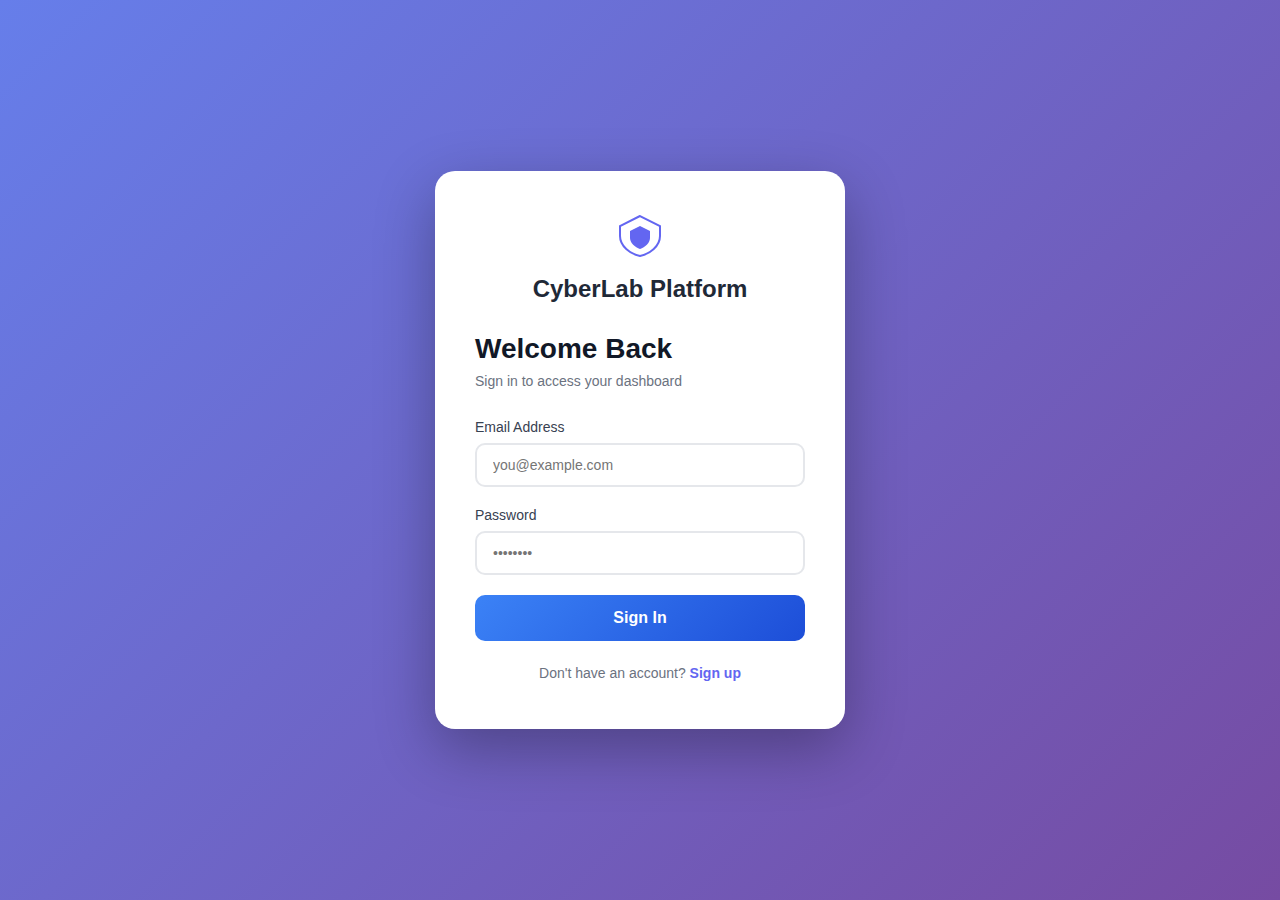
<file: frontend/keyvault.html>
<!DOCTYPE html>
<html lang="en">
<head>
    <meta charset="UTF-8">
    <meta name="viewport" content="width=device-width, initial-scale=1.0">
    <title>KeyVault - CyberLab Platform</title>
    <link rel="stylesheet" href="styles.css">
</head>
<body class="dashboard-body">
    <!-- Sidebar -->
    <aside class="sidebar">
        <div class="sidebar-header">
            <svg width="40" height="40" viewBox="0 0 50 50" fill="none">
                <path d="M25 5L5 15V25C5 35 15 43 25 45C35 43 45 35 45 25V15L25 5Z" stroke="#6366f1" stroke-width="2" fill="none"/>
                <path d="M25 15L15 20V27C15 32 20 36 25 38C30 36 35 32 35 27V20L25 15Z" fill="#6366f1"/>
            </svg>
            <h2>CyberLab</h2>
        </div>
        
        <nav class="sidebar-nav">
            <a href="dashboard.html" class="nav-item" id="navOverview">
                <svg width="20" height="20" viewBox="0 0 24 24" fill="none" stroke="currentColor" stroke-width="2">
                    <rect x="3" y="3" width="7" height="7"></rect>
                    <rect x="14" y="3" width="7" height="7"></rect>
                    <rect x="14" y="14" width="7" height="7"></rect>
                    <rect x="3" y="14" width="7" height="7"></rect>
                </svg>
                <span>Overview</span>
            </a>
            
            <a href="dashboard.html#encryption" class="nav-item" id="navEncryption">
                <svg width="20" height="20" viewBox="0 0 24 24" fill="none" stroke="currentColor" stroke-width="2">
                    <rect x="3" y="11" width="18" height="11" rx="2" ry="2"></rect>
                    <path d="M7 11V7a5 5 0 0 1 10 0v4"></path>
                </svg>
                <span>🔐 Encryption Service</span>
            </a>
            
            <a href="keyvault.html" class="nav-item active" id="navKeyvault">
                <svg width="20" height="20" viewBox="0 0 24 24" fill="none" stroke="currentColor" stroke-width="2">
                    <path d="M21 2l-2 2m-7.61 7.61a5.5 5.5 0 1 1-7.778 7.778 5.5 5.5 0 0 1 7.777-7.777zm0 0L15.5 7.5m0 0l3 3L22 7l-3-3m-3.5 3.5L19 4"></path>
                </svg>
                <span>🔑 KeyVault</span>
            </a>
            
            <a href="password-checker.html" class="nav-item" id="navPassword">
                <svg width="20" height="20" viewBox="0 0 24 24" fill="none" stroke="currentColor" stroke-width="2">
                    <circle cx="12" cy="12" r="10"></circle>
                    <path d="M12 6v6l4 2"></path>
                </svg>
                <span>🔒 Password Checker</span>
            </a>
            
            <a href="secret-scanner.html" class="nav-item" id="navScanner">
                <svg width="20" height="20" viewBox="0 0 24 24" fill="none" stroke="currentColor" stroke-width="2">
                    <circle cx="11" cy="11" r="8"></circle>
                    <path d="m21 21-4.35-4.35"></path>
                </svg>
                <span>🕵️ Secret Scanner</span>
            </a>
            
            <a href="admin.html" class="nav-item" id="navAdmin" style="display: none;">
                <svg width="20" height="20" viewBox="0 0 24 24" fill="none" stroke="currentColor" stroke-width="2">
                    <path d="M17 21v-2a4 4 0 0 0-4-4H5a4 4 0 0 0-4 4v2"></path>
                    <circle cx="9" cy="7" r="4"></circle>
                    <path d="M23 21v-2a4 4 0 0 0-3-3.87"></path>
                    <path d="M16 3.13a4 4 0 0 1 0 7.75"></path>
                </svg>
                <span>👥 User Management</span>
            </a>
            
            <a href="dashboard.html#settings" class="nav-item" id="navSettings">
                <svg width="20" height="20" viewBox="0 0 24 24" fill="none" stroke="currentColor" stroke-width="2">
                    <circle cx="12" cy="12" r="3"></circle>
                    <path d="M12 1v6m0 6v6m9-9h-6m-6 0H3"></path>
                </svg>
                <span>Settings</span>
            </a>
        </nav>
        
        <div class="sidebar-footer">
            <button onclick="window.location.href='dashboard.html'" class="logout-btn" style="background: #e0e7ff; color: #4f46e5;">
                <svg width="20" height="20" viewBox="0 0 24 24" fill="none" stroke="currentColor" stroke-width="2">
                    <path d="M15 18l-6-6 6-6"/>
                </svg>
                <span>Back to Dashboard</span>
            </button>
        </div>
    </aside>

    <!-- Main Content -->
    <main class="main-content">
        <header class="dashboard-header">
            <div>
                <h1>🔑 KeyVault Management</h1>
                <p class="header-subtitle">Manage cryptographic keys and certificates</p>
            </div>
            <div class="user-info">
                <div class="user-avatar" id="userAvatar">U</div>
                <div>
                    <span id="userEmailHeader">Loading...</span><br>
                    <small id="userRoleHeader">...</small>
                </div>
            </div>
        </header>

        <!-- Statistics Cards -->
        <div class="stats-grid">
            <div class="stat-card">
                <div class="stat-icon" style="background: #dbeafe;">
                    <svg width="24" height="24" viewBox="0 0 24 24" fill="none" stroke="#3b82f6" stroke-width="2">
                        <path d="M21 2l-2 2m-7.61 7.61a5.5 5.5 0 1 1-7.778 7.778 5.5 5.5 0 0 1 7.777-7.777zm0 0L15.5 7.5m0 0l3 3L22 7l-3-3m-3.5 3.5L19 4"></path>
                    </svg>
                </div>
                <div class="stat-content">
                    <h3>Total Keys</h3>
                    <p class="stat-value" id="totalKeys">0</p>
                </div>
            </div>
            
            <div class="stat-card">
                <div class="stat-icon" style="background: #dcfce7;">
                    <svg width="24" height="24" viewBox="0 0 24 24" fill="none" stroke="#22c55e" stroke-width="2">
                        <rect x="3" y="11" width="18" height="11" rx="2" ry="2"></rect>
                        <path d="M7 11V7a5 5 0 0 1 9.9-1"></path>
                    </svg>
                </div>
                <div class="stat-content">
                    <h3>Certificates</h3>
                    <p class="stat-value" id="totalCerts">0</p>
                </div>
            </div>
            
            <div class="stat-card">
                <div class="stat-icon" style="background: #fef3c7;">
                    <svg width="24" height="24" viewBox="0 0 24 24" fill="none" stroke="#f59e0b" stroke-width="2">
                        <circle cx="12" cy="12" r="10"></circle>
                        <path d="M12 6v6l4 2"></path>
                    </svg>
                </div>
                <div class="stat-content">
                    <h3>Expiring Soon</h3>
                    <p class="stat-value" id="expiringSoon">0</p>
                </div>
            </div>
        </div>

        <!-- Tabs -->
        <div class="encryption-tabs">
            <button class="tab-btn active" onclick="switchTab('keys')">🔑 Keys</button>
            <button class="tab-btn" onclick="switchTab('certificates')">📜 Certificates</button>
        </div>

        <!-- Keys Tab -->
        <div id="keysTab" class="tab-content active">
            <div class="form-card">
                <div style="display: flex; justify-content: space-between; align-items: center; margin-bottom: 20px;">
                    <h3>Generate New Key</h3>
                </div>
                
                <form onsubmit="handleGenerateKey(event)">
                    <div class="form-group">
                        <label>Key Name</label>
                        <input type="text" id="keyName" placeholder="my-encryption-key" required>
                    </div>
                    
                    <div class="form-group">
                        <label>Key Type</label>
                        <select id="keyType">
                            <option value="RSA">RSA (Asymmetric)</option>
                            <option value="AES">AES (Symmetric)</option>
                        </select>
                    </div>
                    
                    <div class="form-group">
                        <label>Key Size</label>
                        <select id="keySize">
                            <option value="2048">2048 bits</option>
                            <option value="3072">3072 bits</option>
                            <option value="4096">4096 bits</option>
                        </select>
                    </div>
                    
                    <button type="submit" class="btn btn-primary">
                        <span class="btn-text">Generate Key</span>
                        <span class="btn-loader" style="display: none;"></span>
                    </button>
                </form>
            </div>

            <div class="form-card">
                <h3>Your Keys</h3>
                <div id="keysList"></div>
            </div>
        </div>

        <!-- Certificates Tab -->
        <div id="certificatesTab" class="tab-content">
            <div class="form-card">
                <h3>Generate New Certificate</h3>
                
                <form onsubmit="handleGenerateCertificate(event)">
                    <div class="form-group">
                        <label>Certificate Name</label>
                        <input type="text" id="certName" placeholder="my-certificate" required>
                    </div>
                    
                    <div class="form-group">
                        <label>Common Name (CN)</label>
                        <input type="text" id="commonName" placeholder="example.com" required>
                    </div>
                    
                    <div class="form-group">
                        <label>Validity (Days)</label>
                        <input type="number" id="validityDays" value="365" min="1" max="3650">
                    </div>
                    
                    <button type="submit" class="btn btn-primary">
                        <span class="btn-text">Generate Certificate</span>
                        <span class="btn-loader" style="display: none;"></span>
                    </button>
                </form>
            </div>

            <div class="form-card">
                <h3>Your Certificates</h3>
                <div id="certsList"></div>
            </div>
        </div>
    </main>

    <!-- Key Details Modal -->
    <div id="keyModal" class="modal" style="display: none;">
        <div class="modal-content">
            <div class="modal-header">
                <h3>Key Details</h3>
                <button onclick="closeKeyModal()" class="modal-close">&times;</button>
            </div>
            <div id="keyModalContent" style="padding: 24px;"></div>
        </div>
    </div>

    <!-- Email Modal -->
    <div id="emailModal" class="modal" style="display: none;">
        <div class="modal-content" style="max-width: 500px;">
            <div class="modal-header">
                <h3 id="emailModalTitle">Send via Email</h3>
                <button onclick="closeEmailModal()" class="modal-close">&times;</button>
            </div>
            <div style="padding: 24px;">
                <form onsubmit="handleSendEmail(event)">
                    <div class="form-group">
                        <label>Recipient Email</label>
                        <input type="email" id="emailRecipient" placeholder="recipient@example.com" required>
                    </div>
                    
                    <div class="form-group">
                        <label>Message (Optional)</label>
                        <textarea id="emailMessage" placeholder="Add a personal message..." rows="3" style="width: 100%; padding: 10px; border: 1px solid #e5e7eb; border-radius: 6px; resize: vertical;"></textarea>
                    </div>
                    
                    <div class="form-group" style="display: flex; align-items: center; gap: 10px;">
                        <input type="checkbox" id="emailIncludePrivate" style="width: 18px; height: 18px;">
                        <label for="emailIncludePrivate" style="margin: 0; cursor: pointer;">
                            Include Private Key 
                            <span style="color: #dc2626; font-size: 12px;">⚠️ Security Risk</span>
                        </label>
                    </div>
                    
                    <div style="background: #fef3c7; padding: 12px; border-radius: 8px; margin-bottom: 20px;">
                        <p style="margin: 0; font-size: 13px; color: #92400e;">
                            <strong>⚠️ Warning:</strong> Sending private keys via email is not recommended for production use. Use secure key exchange methods when possible.
                        </p>
                    </div>
                    
                    <div style="display: flex; gap: 10px;">
                        <button type="button" onclick="closeEmailModal()" class="btn btn-secondary" style="flex: 1;">
                            Cancel
                        </button>
                        <button type="submit" class="btn btn-primary" style="flex: 1;">
                            <span class="btn-text">📧 Send Email</span>
                            <span class="btn-loader" style="display: none;"></span>
                        </button>
                    </div>
                </form>
            </div>
        </div>
    </div>
    
    <script src="config.js"></script>
<script src="keyvault.js"></script>
<script>
    // Load user info on page load
    document.addEventListener('DOMContentLoaded', async () => {
        // Check authentication
        if (!Storage.getToken()) {
            window.location.href = 'index.html';
            return;
        }

        // Load user info
        const user = Storage.getUser();
        if (user) {
            document.getElementById('userEmailHeader').textContent = user.email;
            document.getElementById('userRoleHeader').textContent = user.role;
            document.getElementById('userAvatar').textContent = user.email.charAt(0).toUpperCase();
            
            // Show admin nav if user is admin
            if (user.role === 'admin' || user.role === 'co_admin') {
                document.getElementById('navAdmin').style.display = 'flex';
            }
        }

        await loadStatistics();
        await loadKeys();
        await loadCertificates();
    });
</script>
</body>
</html>
</file>
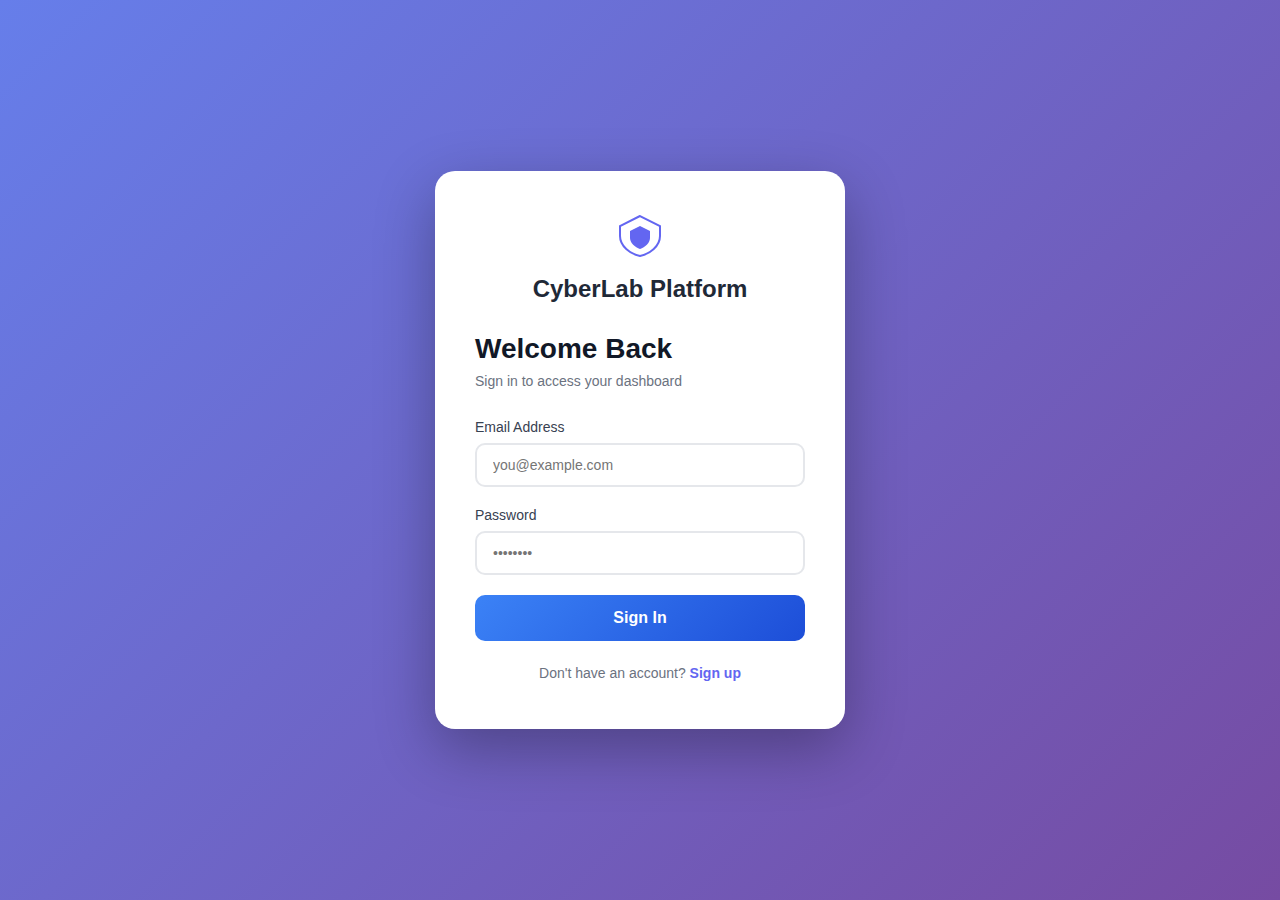
<file: frontend/mfa.html>
<!DOCTYPE html>
<html lang="en">
<head>
    <meta charset="UTF-8">
    <meta name="viewport" content="width=device-width, initial-scale=1.0">
    <title>CyberLab Platform - MFA Verification</title>
    <link rel="stylesheet" href="styles.css">
</head>
<body>
    <div class="container">
        <div class="auth-card">
            <div class="logo">
                <svg width="50" height="50" viewBox="0 0 50 50" fill="none" xmlns="http://www.w3.org/2000/svg">
                    <path d="M25 5L5 15V25C5 35 15 43 25 45C35 43 45 35 45 25V15L25 5Z" stroke="#6366f1" stroke-width="2" fill="none"/>
                    <path d="M25 15L15 20V27C15 32 20 36 25 38C30 36 35 32 35 27V20L25 15Z" fill="#6366f1"/>
                </svg>
                <h1>CyberLab Platform</h1>
            </div>

            <!-- MFA Verification Form -->
            <div class="form-container active">
                <div class="mfa-icon">
                    <svg width="60" height="60" viewBox="0 0 24 24" fill="none" stroke="#6366f1" stroke-width="2">
                        <rect x="3" y="11" width="18" height="11" rx="2" ry="2"></rect>
                        <path d="M7 11V7a5 5 0 0 1 10 0v4"></path>
                    </svg>
                </div>
                
                <h2>Enter Verification Code</h2>
                <p class="subtitle">We've sent a 6-digit code to <strong id="userEmail"></strong></p>
                
                <form id="mfaForm" onsubmit="handleMfaVerify(event)">
                    <div class="mfa-input-container">
                        <input type="text" class="mfa-digit" id="digit1" maxlength="1" 
                               oninput="handleMfaInput(this, 1)" onkeydown="handleMfaKeydown(event, 1)" required>
                        <input type="text" class="mfa-digit" id="digit2" maxlength="1" 
                               oninput="handleMfaInput(this, 2)" onkeydown="handleMfaKeydown(event, 2)" required>
                        <input type="text" class="mfa-digit" id="digit3" maxlength="1" 
                               oninput="handleMfaInput(this, 3)" onkeydown="handleMfaKeydown(event, 3)" required>
                        <input type="text" class="mfa-digit" id="digit4" maxlength="1" 
                               oninput="handleMfaInput(this, 4)" onkeydown="handleMfaKeydown(event, 4)" required>
                        <input type="text" class="mfa-digit" id="digit5" maxlength="1" 
                               oninput="handleMfaInput(this, 5)" onkeydown="handleMfaKeydown(event, 5)" required>
                        <input type="text" class="mfa-digit" id="digit6" maxlength="1" 
                               oninput="handleMfaInput(this, 6)" onkeydown="handleMfaKeydown(event, 6)" required>
                    </div>
                    
                    <div id="mfaError" class="error-message"></div>
                    <div id="mfaSuccess" class="success-message"></div>
                    
                    <button type="submit" class="btn btn-primary">
                        <span class="btn-text">Verify Code</span>
                        <span class="btn-loader" style="display: none;"></span>
                    </button>
                </form>
                
                <div class="form-footer">
                    <p>Didn't receive the code? <a href="#" onclick="resendMfaCode(); return false;">Resend</a></p>
                    <p><a href="index.html">Back to Login</a></p>
                </div>
            </div>
        </div>
    </div>

    <!-- IMPORTANT: Load config.js FIRST -->
    <script src="config.js"></script>
    <script src="mfa.js"></script>
</body>
</html>
</file>
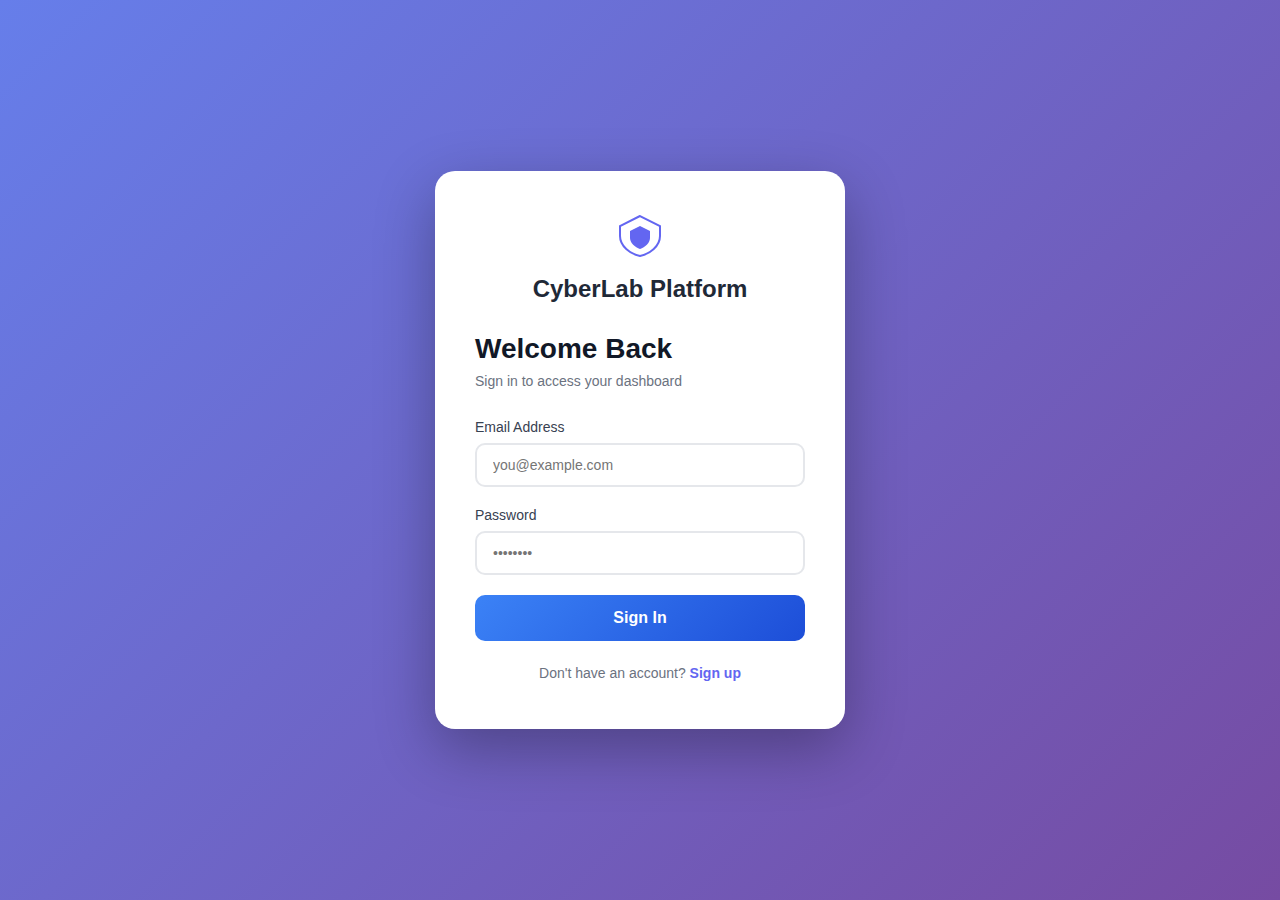
<file: frontend/password-checker.html>
[file name]: password-checker.html
[file content begin]
<!DOCTYPE html>
<html lang="en">
<head>
    <meta charset="UTF-8">
    <meta name="viewport" content="width=device-width, initial-scale=1.0">
    <title>Password Checker - CyberLab Platform</title>
    <link rel="stylesheet" href="styles.css">
    <style>
        /* Custom Checkbox Styling */
        .custom-checkbox {
            display: flex;
            align-items: center;
            gap: 12px;
            cursor: pointer;
            user-select: none;
            margin: 12px 0;
        }
        
        .custom-checkbox input[type="checkbox"] {
            width: 20px;
            height: 20px;
            cursor: pointer;
            accent-color: #6366f1;
        }
        
        .custom-checkbox span {
            color: #374151;
            font-size: 14px;
            font-weight: 500;
        }

        /* User Info Styling */
        .user-info {
            display: flex;
            align-items: center;
            gap: 12px;
            padding: 12px 16px;
            background: #f8fafc;
            border-radius: 8px;
            border: 1px solid #e5e7eb;
        }
        
        .user-avatar {
            width: 40px;
            height: 40px;
            border-radius: 50%;
            background: linear-gradient(135deg, #667eea, #764ba2);
            display: flex;
            align-items: center;
            justify-content: center;
            color: white;
            font-weight: 600;
            font-size: 16px;
        }
    </style>
</head>
<body class="dashboard-body">
    <!-- Sidebar -->
    <aside class="sidebar">
        <div class="sidebar-header">
            <svg width="40" height="40" viewBox="0 0 50 50" fill="none">
                <path d="M25 5L5 15V25C5 35 15 43 25 45C35 43 45 35 45 25V15L25 5Z" stroke="#6366f1" stroke-width="2" fill="none"/>
                <path d="M25 15L15 20V27C15 32 20 36 25 38C30 36 35 32 35 27V20L25 15Z" fill="#6366f1"/>
            </svg>
            <h2>CyberLab</h2>
        </div>
        
        <nav class="sidebar-nav">
            <a href="dashboard.html" class="nav-item" id="navOverview">
                <svg width="20" height="20" viewBox="0 0 24 24" fill="none" stroke="currentColor" stroke-width="2">
                    <rect x="3" y="3" width="7" height="7"></rect>
                    <rect x="14" y="3" width="7" height="7"></rect>
                    <rect x="14" y="14" width="7" height="7"></rect>
                    <rect x="3" y="14" width="7" height="7"></rect>
                </svg>
                <span>Overview</span>
            </a>
            
            <a href="dashboard.html#encryption" class="nav-item" id="navEncryption">
                <svg width="20" height="20" viewBox="0 0 24 24" fill="none" stroke="currentColor" stroke-width="2">
                    <rect x="3" y="11" width="18" height="11" rx="2" ry="2"></rect>
                    <path d="M7 11V7a5 5 0 0 1 10 0v4"></path>
                </svg>
                <span>🔐 Encryption Service</span>
            </a>
            
            <a href="keyvault.html" class="nav-item" id="navKeyvault">
                <svg width="20" height="20" viewBox="0 0 24 24" fill="none" stroke="currentColor" stroke-width="2">
                    <path d="M21 2l-2 2m-7.61 7.61a5.5 5.5 0 1 1-7.778 7.778 5.5 5.5 0 0 1 7.777-7.777zm0 0L15.5 7.5m0 0l3 3L22 7l-3-3m-3.5 3.5L19 4"></path>
                </svg>
                <span>🔑 KeyVault</span>
            </a>
            
            <a href="password-checker.html" class="nav-item active" id="navPassword">
                <svg width="20" height="20" viewBox="0 0 24 24" fill="none" stroke="currentColor" stroke-width="2">
                    <circle cx="12" cy="12" r="10"></circle>
                    <path d="M12 6v6l4 2"></path>
                </svg>
                <span>🔒 Password Checker</span>
            </a>
            
            <a href="secret-scanner.html" class="nav-item" id="navScanner">
                <svg width="20" height="20" viewBox="0 0 24 24" fill="none" stroke="currentColor" stroke-width="2">
                    <circle cx="11" cy="11" r="8"></circle>
                    <path d="m21 21-4.35-4.35"></path>
                </svg>
                <span>🕵️ Secret Scanner</span>
            </a>
            
            <a href="admin.html" class="nav-item" id="navAdmin" style="display: none;">
                <svg width="20" height="20" viewBox="0 0 24 24" fill="none" stroke="currentColor" stroke-width="2">
                    <path d="M17 21v-2a4 4 0 0 0-4-4H5a4 4 0 0 0-4 4v2"></path>
                    <circle cx="9" cy="7" r="4"></circle>
                    <path d="M23 21v-2a4 4 0 0 0-3-3.87"></path>
                    <path d="M16 3.13a4 4 0 0 1 0 7.75"></path>
                </svg>
                <span>👥 User Management</span>
            </a>
            
            <a href="dashboard.html#settings" class="nav-item" id="navSettings">
                <svg width="20" height="20" viewBox="0 0 24 24" fill="none" stroke="currentColor" stroke-width="2">
                    <circle cx="12" cy="12" r="3"></circle>
                    <path d="M12 1v6m0 6v6m9-9h-6m-6 0H3"></path>
                </svg>
                <span>Settings</span>
            </a>
        </nav>
        
        <div class="sidebar-footer">
            <button onclick="window.location.href='dashboard.html'" class="logout-btn" style="background: #e0e7ff; color: #4f46e5;">
                <svg width="20" height="20" viewBox="0 0 24 24" fill="none" stroke="currentColor" stroke-width="2">
                    <path d="M15 18l-6-6 6-6"/>
                </svg>
                <span>Back to Dashboard</span>
            </button>
        </div>
    </aside>

    <!-- Main Content -->
    <main class="main-content">
        <header class="dashboard-header">
            <div>
                <h1>🔒 Password Strength Checker</h1>
                <p class="header-subtitle">Analyze password security and check for breaches</p>
            </div>
            <div class="user-info">
                <div class="user-avatar" id="userAvatar">U</div>
                <div>
                    <span id="userEmailHeader">Loading...</span><br>
                    <small id="userRoleHeader">...</small>
                </div>
            </div>
        </header>

        <!-- Statistics Cards -->
        <div class="stats-grid">
            <div class="stat-card">
                <div class="stat-icon" style="background: #dbeafe;">
                    <svg width="24" height="24" viewBox="0 0 24 24" fill="none" stroke="#3b82f6" stroke-width="2">
                        <polyline points="22 12 18 12 15 21 9 3 6 12 2 12"></polyline>
                    </svg>
                </div>
                <div class="stat-content">
                    <h3>Total Checks</h3>
                    <p class="stat-value" id="totalChecks">0</p>
                </div>
            </div>
            
            <div class="stat-card">
                <div class="stat-icon" style="background: #dcfce7;">
                    <svg width="24" height="24" viewBox="0 0 24 24" fill="none" stroke="#22c55e" stroke-width="2">
                        <path d="M22 11.08V12a10 10 0 1 1-5.93-9.14"></path>
                        <polyline points="22 4 12 14.01 9 11.01"></polyline>
                    </svg>
                </div>
                <div class="stat-content">
                    <h3>Average Score</h3>
                    <p class="stat-value" id="avgScore">0</p>
                </div>
            </div>
            
            <div class="stat-card">
                <div class="stat-icon" style="background: #fee2e2;">
                    <svg width="24" height="24" viewBox="0 0 24 24" fill="none" stroke="#dc2626" stroke-width="2">
                        <circle cx="12" cy="12" r="10"></circle>
                        <line x1="15" y1="9" x2="9" y2="15"></line>
                        <line x1="9" y1="9" x2="15" y2="15"></line>
                    </svg>
                </div>
                <div class="stat-content">
                    <h3>Breached Passwords</h3>
                    <p class="stat-value" id="breachedCount">0</p>
                </div>
            </div>
        </div>

        <!-- Tabs -->
        <div class="encryption-tabs">
            <button class="tab-btn active" onclick="switchTab('analyzer')">🔍 Analyzer</button>
            <button class="tab-btn" onclick="switchTab('policies')">📋 Custom Policies</button>
            <button class="tab-btn" onclick="switchTab('analytics')">📊 Analytics</button>
        </div>

        <!-- Analyzer Tab -->
        <div id="analyzerTab" class="tab-content active">
            <div class="form-card">
                <h3>Password Strength Analyzer</h3>
                <p style="color: #6b7280; margin-bottom: 20px;">Enter a password to analyze its strength, entropy, and check if it appears in data breaches</p>
                
                <form onsubmit="handlePasswordAnalyze(event)">
                    <div class="form-group">
                        <label>Password to Analyze</label>
                        <div style="position: relative;">
                            <input type="password" id="passwordInput" placeholder="Enter password..." required>
                            <button type="button" onclick="togglePasswordVisibility()" style="position: absolute; right: 12px; top: 12px; background: none; border: none; cursor: pointer; color: #6b7280;">
                                👁️
                            </button>
                        </div>
                    </div>
                    
                    <div class="form-group">
                        <label class="custom-checkbox">
                            <input type="checkbox" id="checkBreaches" checked>
                            <span>Check if password appears in data breaches (HaveIBeenPwned)</span>
                        </label>
                    </div>
                    
                    <button type="submit" class="btn btn-primary">
                        <span class="btn-text">Analyze Password</span>
                        <span class="btn-loader" style="display: none;"></span>
                    </button>
                </form>
            </div>

            <!-- Results Container -->
            <div id="resultsContainer" style="display: none;">
                <!-- Score Card -->
                <div class="form-card">
                    <div style="text-align: center;">
                        <h3>Password Score</h3>
                        <div style="margin: 30px 0;">
                            <div style="font-size: 72px; font-weight: bold;" id="scoreValue">0</div>
                            <div style="font-size: 20px; margin-top: 10px;" id="scoreRating">Very Weak</div>
                        </div>
                        
                        <!-- Progress Bar -->
                        <div style="width: 100%; height: 20px; background: #e5e7eb; border-radius: 10px; overflow: hidden;">
                            <div id="scoreBar" style="height: 100%; background: #dc2626; transition: all 0.3s ease;"></div>
                        </div>
                    </div>
                </div>

                <!-- Details Grid -->
                <div class="stats-grid">
                    <!-- Entropy -->
                    <div class="stat-card">
                        <div class="stat-icon" style="background: #e0e7ff;">
                            <svg width="24" height="24" viewBox="0 0 24 24" fill="none" stroke="#4f46e5" stroke-width="2">
                                <polyline points="22 12 18 12 15 21 9 3 6 12 2 12"></polyline>
                            </svg>
                        </div>
                        <div class="stat-content">
                            <h3>Entropy</h3>
                            <p class="stat-value" id="entropyValue">0</p>
                            <small style="color: #6b7280;">bits</small>
                        </div>
                    </div>
                    
                    <!-- Crack Time -->
                    <div class="stat-card">
                        <div class="stat-icon" style="background: #fef3c7;">
                            <svg width="24" height="24" viewBox="0 0 24 24" fill="none" stroke="#f59e0b" stroke-width="2">
                                <circle cx="12" cy="12" r="10"></circle>
                                <polyline points="12 6 12 12 16 14"></polyline>
                            </svg>
                        </div>
                        <div class="stat-content">
                            <h3>Time to Crack</h3>
                            <p class="stat-value" id="crackValue">-</p>
                            <small style="color: #6b7280;" id="crackUnit">-</small>
                        </div>
                    </div>
                    
                    <!-- Length -->
                    <div class="stat-card">
                        <div class="stat-icon" style="background: #dbeafe;">
                            <svg width="24" height="24" viewBox="0 0 24 24" fill="none" stroke="#3b82f6" stroke-width="2">
                                <line x1="21" y1="10" x2="3" y2="10"></line>
                                <line x1="21" y1="6" x2="3" y2="6"></line>
                                <line x1="21" y1="14" x2="3" y2="14"></line>
                                <line x1="21" y1="18" x2="3" y2="18"></line>
                            </svg>
                        </div>
                        <div class="stat-content">
                            <h3>Password Length</h3>
                            <p class="stat-value" id="lengthValue">0</p>
                            <small style="color: #6b7280;">characters</small>
                        </div>
                    </div>
                </div>

                <!-- Policy Checks -->
                <div class="form-card">
                    <h3>Policy Compliance</h3>
                    <div id="policyChecks" style="margin-top: 20px;"></div>
                </div>

                <!-- Breach Info -->
                <div id="breachCard" class="form-card" style="display: none;">
                    <h3>🚨 Breach Detection</h3>
                    <div id="breachInfo"></div>
                </div>

                <!-- Suggestions -->
                <div class="form-card">
                    <h3>💡 Improvement Suggestions</h3>
                    <ul id="suggestionsList" style="line-height: 2; color: #374151;"></ul>
                </div>
            </div>
        </div>

        <!-- Policies Tab -->
        <div id="policiesTab" class="tab-content">
            <div class="form-card">
                <h3>Create Custom Password Policy</h3>
                <p style="color: #6b7280; margin-bottom: 20px;">Define custom requirements for password validation</p>
                
                <form onsubmit="handleSavePolicy(event)">
                    <div class="form-group">
                        <label>Policy Name</label>
                        <input type="text" id="policyName" placeholder="e.g., Corporate Policy" required>
                    </div>
                    
                    <div class="form-group">
                        <label>Minimum Length</label>
                        <input type="number" id="policyMinLength" value="8" min="1" max="128">
                    </div>
                    
                    <div class="form-group">
                        <label class="custom-checkbox">
                            <input type="checkbox" id="policyUppercase" checked>
                            <span>Require Uppercase Letters (A-Z)</span>
                        </label>
                    </div>
                    
                    <div class="form-group">
                        <label class="custom-checkbox">
                            <input type="checkbox" id="policyLowercase" checked>
                            <span>Require Lowercase Letters (a-z)</span>
                        </label>
                    </div>
                    
                    <div class="form-group">
                        <label class="custom-checkbox">
                            <input type="checkbox" id="policyDigits" checked>
                            <span>Require Digits (0-9)</span>
                        </label>
                    </div>
                    
                    <div class="form-group">
                        <label class="custom-checkbox">
                            <input type="checkbox" id="policySpecial" checked>
                            <span>Require Special Characters (!@#$%^&*)</span>
                        </label>
                    </div>
                    
                    <div class="form-group">
                        <label>Max Repeating Characters</label>
                        <input type="number" id="policyMaxRepeat" value="3" min="1" max="10">
                    </div>
                    
                    <div class="form-group">
                        <label class="custom-checkbox">
                            <input type="checkbox" id="policyBlockCommon" checked>
                            <span>Block Common Passwords</span>
                        </label>
                    </div>
                    
                    <button type="submit" class="btn btn-primary">
                        <span class="btn-text">Save Policy</span>
                        <span class="btn-loader" style="display: none;"></span>
                    </button>
                </form>
            </div>

            <div class="form-card">
                <h3>Your Custom Policies</h3>
                <div id="policiesList"></div>
            </div>
        </div>

        <!-- Analytics Tab -->
        <div id="analyticsTab" class="tab-content">
            <div class="form-card">
                <h3>📊 Password Analysis Statistics</h3>
                <div id="analyticsContent"></div>
            </div>

            <div class="form-card">
                <h3>Recent Checks</h3>
                <div id="recentChecks"></div>
            </div>
        </div>
    </main>

    <script src="config.js"></script>
    <script>
        // Load user info on page load
        document.addEventListener('DOMContentLoaded', async () => {
            // Check authentication
            if (!Storage.getToken()) {
                window.location.href = 'index.html';
                return;
            }

            // Load user info
            const user = Storage.getUser();
            if (user) {
                document.getElementById('userEmailHeader').textContent = user.email;
                document.getElementById('userRoleHeader').textContent = user.role;
                document.getElementById('userAvatar').textContent = user.email.charAt(0).toUpperCase();
                
                // Show admin nav if user is admin
                if (user.role === 'admin' || user.role === 'co_admin') {
                    document.getElementById('navAdmin').style.display = 'flex';
                }
            }

            await loadStatistics();
            await loadPolicies();
            await loadAnalytics();
        });
    </script>
    <script src="password-checker.js"></script>
</body>
</html>
[file content end]
</file>
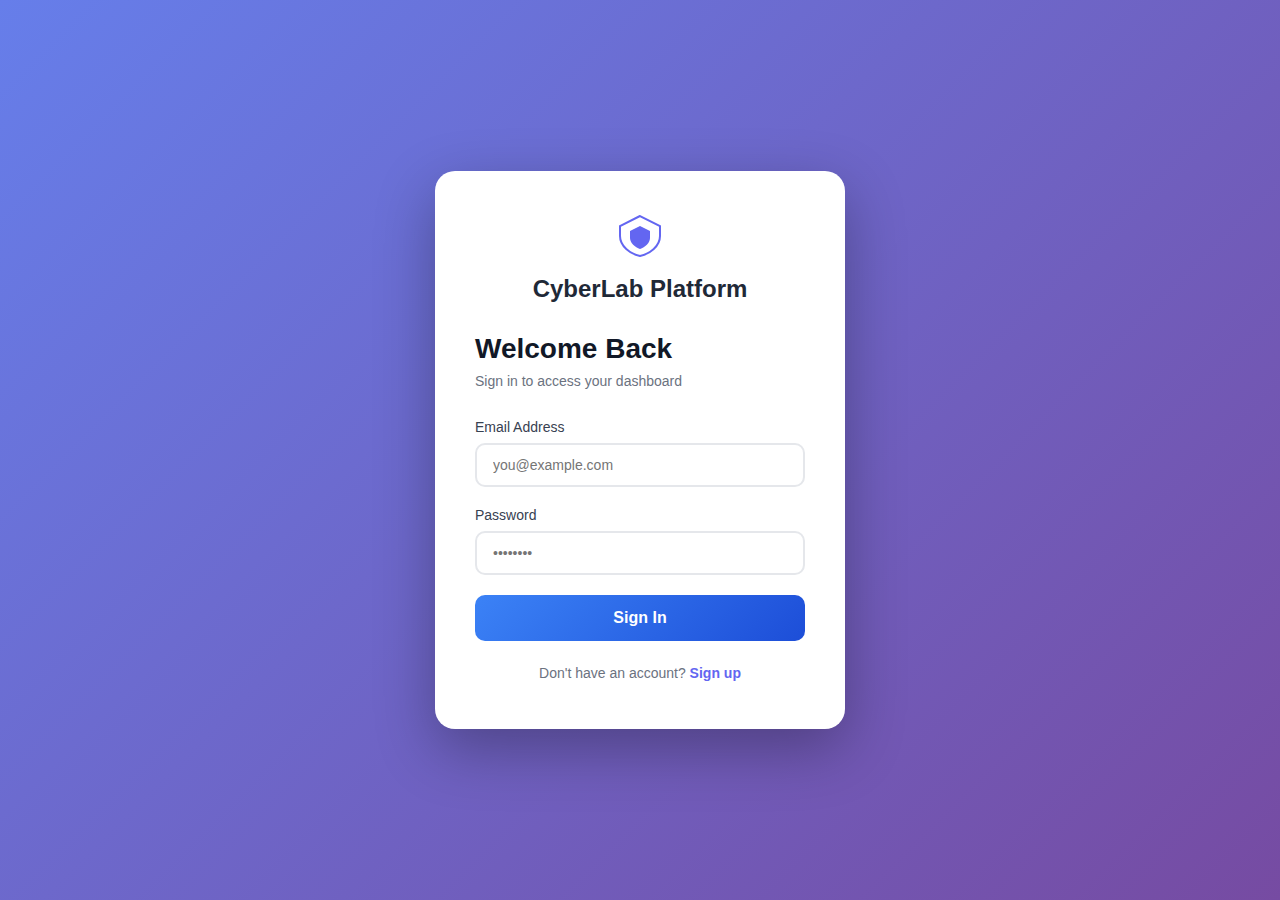
<file: frontend/secret-scanner.html>
<!DOCTYPE html>
<html lang="en">
<head>
    <meta charset="UTF-8">
    <meta name="viewport" content="width=device-width, initial-scale=1.0">
    <title>Secret Scanner - CyberLab Platform</title>
    <link rel="stylesheet" href="styles.css">
    <style>
        .encryption-tabs {
            display: flex;
            gap: 8px;
            margin-bottom: 24px;
            background: white;
            padding: 16px;
            border-radius: 12px;
            box-shadow: 0 1px 3px rgba(0,0,0,0.05);
        }
        
        .tab-btn {
            padding: 12px 24px;
            border: 1px solid #e5e7eb;
            background: white;
            border-radius: 8px;
            cursor: pointer;
            transition: all 0.3s ease;
            font-size: 14px;
            font-weight: 500;
        }
        
        .tab-btn:hover {
            background: #f8fafc;
            border-color: #d1d5db;
        }
        
        .tab-btn.active {
            background: #6366f1;
            color: white;
            border-color: #6366f1;
        }
        
        .tab-content {
            display: none;
        }
        
        .tab-content.active {
            display: block;
        }
        
        .stats-grid {
            display: grid;
            grid-template-columns: repeat(auto-fit, minmax(240px, 1fr));
            gap: 24px;
            margin-bottom: 32px;
        }
        
        .stat-card {
            background: white;
            padding: 24px;
            border-radius: 16px;
            display: flex;
            gap: 16px;
            box-shadow: 0 1px 3px rgba(0, 0, 0, 0.1);
            transition: all 0.3s ease;
            border: 1px solid #f3f4f6;
            position: relative;
            overflow: hidden;
        }
        
        .stat-card::before {
            content: '';
            position: absolute;
            top: 0;
            left: 0;
            width: 100%;
            height: 4px;
            background: linear-gradient(to right, #667eea, #764ba2);
        }
        
        .stat-card:hover {
            transform: translateY(-4px);
            box-shadow: 0 10px 30px rgba(0, 0, 0, 0.1);
        }
        
        .stat-icon {
            width: 60px;
            height: 60px;
            border-radius: 12px;
            display: flex;
            align-items: center;
            justify-content: center;
            flex-shrink: 0;
        }
        
        .stat-content h3 {
            font-size: 14px;
            color: #6b7280;
            margin-bottom: 8px;
            text-transform: uppercase;
            letter-spacing: 0.5px;
        }
        
        .stat-value {
            font-size: 32px;
            font-weight: bold;
            color: #111827;
            margin: 0;
        }
        
        .dashboard-header {
            display: flex;
            justify-content: space-between;
            align-items: center;
            margin-bottom: 32px;
            background: white;
            padding: 24px;
            border-radius: 16px;
            box-shadow: 0 1px 3px rgba(0,0,0,0.05);
        }
        
        .dashboard-header h1 {
            font-size: 32px;
            color: #111827;
            margin-bottom: 4px;
            display: flex;
            align-items: center;
            gap: 12px;
        }
        
        .header-subtitle {
            color: #6b7280;
            font-size: 16px;
        }
        
        .user-info {
            display: flex;
            align-items: center;
            gap: 12px;
            padding: 12px 16px;
            background: #f8fafc;
            border-radius: 8px;
            border: 1px solid #e5e7eb;
        }
        
        .user-avatar {
            width: 40px;
            height: 40px;
            border-radius: 50%;
            background: linear-gradient(135deg, #667eea, #764ba2);
            display: flex;
            align-items: center;
            justify-content: center;
            color: white;
            font-weight: 600;
            font-size: 16px;
        }
        
        .form-card {
            background: white;
            padding: 24px;
            border-radius: 12px;
            box-shadow: 0 1px 3px rgba(0,0,0,0.05);
            margin-bottom: 24px;
            border: 1px solid #e5e7eb;
        }
        
        .form-group {
            margin-bottom: 20px;
        }
        
        .form-group label {
            display: block;
            margin-bottom: 8px;
            font-weight: 500;
            color: #374151;
        }
        
        .form-group input,
        .form-group textarea,
        .form-group select {
            width: 100%;
            padding: 12px 16px;
            border: 1px solid #e5e7eb;
            border-radius: 8px;
            font-size: 14px;
            transition: all 0.3s ease;
        }
        
        .form-group input:focus,
        .form-group textarea:focus,
        .form-group select:focus {
            outline: none;
            border-color: #6366f1;
            box-shadow: 0 0 0 3px rgba(99, 102, 241, 0.1);
        }
        
        .form-group textarea {
            resize: vertical;
            min-height: 120px;
            font-family: monospace;
        }
        
        .btn {
            padding: 12px 24px;
            border: none;
            border-radius: 8px;
            font-size: 14px;
            font-weight: 500;
            cursor: pointer;
            transition: all 0.3s ease;
        }
        
        .btn-primary {
            background: #6366f1;
            color: white;
        }
        
        .btn-primary:hover {
            background: #4f46e5;
        }
        
        .btn:disabled {
            opacity: 0.6;
            cursor: not-allowed;
        }
    </style>
</head>
<body class="dashboard-body">
    <aside class="sidebar">
        <div class="sidebar-header">
            <svg width="40" height="40" viewBox="0 0 50 50" fill="none">
                <path d="M25 5L5 15V25C5 35 15 43 25 45C35 43 45 35 45 25V15L25 5Z" stroke="#6366f1" stroke-width="2" fill="none"/>
                <path d="M25 15L15 20V27C15 32 20 36 25 38C30 36 35 32 35 27V20L25 15Z" fill="#6366f1"/>
            </svg>
            <h2>CyberLab</h2>
        </div>
        
        <nav class="sidebar-nav">
            <a href="dashboard.html" class="nav-item">
                <svg width="20" height="20" viewBox="0 0 24 24" fill="none" stroke="currentColor" stroke-width="2">
                    <rect x="3" y="3" width="7" height="7"></rect>
                    <rect x="14" y="3" width="7" height="7"></rect>
                    <rect x="14" y="14" width="7" height="7"></rect>
                    <rect x="3" y="14" width="7" height="7"></rect>
                </svg>
                <span>Overview</span>
            </a>
            
            <a href="dashboard.html#encryption" class="nav-item">
                <svg width="20" height="20" viewBox="0 0 24 24" fill="none" stroke="currentColor" stroke-width="2">
                    <rect x="3" y="11" width="18" height="11" rx="2" ry="2"></rect>
                    <path d="M7 11V7a5 5 0 0 1 10 0v4"></path>
                </svg>
                <span>🔐 Encryption Service</span>
            </a>
            
            <a href="keyvault.html" class="nav-item">
                <svg width="20" height="20" viewBox="0 0 24 24" fill="none" stroke="currentColor" stroke-width="2">
                    <path d="M21 2l-2 2m-7.61 7.61a5.5 5.5 0 1 1-7.778 7.778 5.5 5.5 0 0 1 7.777-7.777zm0 0L15.5 7.5m0 0l3 3L22 7l-3-3m-3.5 3.5L19 4"></path>
                </svg>
                <span>🔑 KeyVault</span>
            </a>
            
            <a href="password-checker.html" class="nav-item">
                <svg width="20" height="20" viewBox="0 0 24 24" fill="none" stroke="currentColor" stroke-width="2">
                    <circle cx="12" cy="12" r="10"></circle>
                    <path d="M12 6v6l4 2"></path>
                </svg>
                <span>🔒 Password Checker</span>
            </a>
            
            <a href="secret-scanner.html" class="nav-item active">
                <svg width="20" height="20" viewBox="0 0 24 24" fill="none" stroke="currentColor" stroke-width="2">
                    <circle cx="11" cy="11" r="8"></circle>
                    <path d="m21 21-4.35-4.35"></path>
                </svg>
                <span>🕵️ Secret Scanner</span>
            </a>
            
            <a href="admin.html" class="nav-item" id="navAdmin" style="display: none;">
                <svg width="20" height="20" viewBox="0 0 24 24" fill="none" stroke="currentColor" stroke-width="2">
                    <path d="M17 21v-2a4 4 0 0 0-4-4H5a4 4 0 0 0-4 4v2"></path>
                    <circle cx="9" cy="7" r="4"></circle>
                    <path d="M23 21v-2a4 4 0 0 0-3-3.87"></path>
                    <path d="M16 3.13a4 4 0 0 1 0 7.75"></path>
                </svg>
                <span>👥 User Management</span>
            </a>
            
            <a href="dashboard.html#settings" class="nav-item">
                <svg width="20" height="20" viewBox="0 0 24 24" fill="none" stroke="currentColor" stroke-width="2">
                    <circle cx="12" cy="12" r="3"></circle>
                    <path d="M12 1v6m0 6v6m9-9h-6m-6 0H3"></path>
                </svg>
                <span>Settings</span>
            </a>
        </nav>
        
        <div class="sidebar-footer">
            <button onclick="window.location.href='dashboard.html'" class="logout-btn" style="background: #e0e7ff; color: #4f46e5;">
                <svg width="20" height="20" viewBox="0 0 24 24" fill="none" stroke="currentColor" stroke-width="2">
                    <path d="M15 18l-6-6 6-6"/>
                </svg>
                <span>Back to Dashboard</span>
            </button>
        </div>
    </aside>

    <main class="main-content">
        <header class="dashboard-header">
            <div>
                <h1>🕵️ Secret Scanner</h1>
                <p class="header-subtitle">Detect exposed credentials in code</p>
            </div>
            <div class="user-info">
                <div class="user-avatar" id="userAvatar">U</div>
                <div>
                    <span id="userEmailHeader">Loading...</span><br>
                    <small id="userRoleHeader">...</small>
                </div>
            </div>
        </header>

        <div class="stats-grid">
            <div class="stat-card">
                <div class="stat-icon" style="background: #dbeafe;">
                    <svg width="24" height="24" viewBox="0 0 24 24" fill="none" stroke="#3b82f6" stroke-width="2">
                        <circle cx="11" cy="11" r="8"></circle>
                        <path d="m21 21-4.35-4.35"></path>
                    </svg>
                </div>
                <div class="stat-content">
                    <h3>Total Scans</h3>
                    <p class="stat-value" id="totalScans">0</p>
                </div>
            </div>
            
            <div class="stat-card">
                <div class="stat-icon" style="background: #fee2e2;">
                    <svg width="24" height="24" viewBox="0 0 24 24" fill="none" stroke="#dc2626" stroke-width="2">
                        <path d="M10.29 3.86L1.82 18a2 2 0 0 0 1.71 3h16.94a2 2 0 0 0 1.71-3L13.71 3.86a2 2 0 0 0-3.42 0z"></path>
                    </svg>
                </div>
                <div class="stat-content">
                    <h3>Secrets Found</h3>
                    <p class="stat-value" id="totalSecrets">0</p>
                </div>
            </div>
        </div>

        <div class="encryption-tabs">
            <button class="tab-btn active" onclick="switchTab('text')">📝 Scan Text</button>
            <button class="tab-btn" onclick="switchTab('file')">📄 Scan File</button>
        </div>

        <div id="textTab" class="tab-content active">
            <div class="form-card">
                <h3>Scan Text</h3>
                <form onsubmit="handleTextScan(event)">
                    <div class="form-group">
                        <textarea id="textInput" rows="8" placeholder="Paste code here..." required></textarea>
                    </div>
                    <button type="submit" class="btn btn-primary">Scan Text</button>
                </form>
            </div>
            <div id="textResults"></div>
        </div>

        <div id="fileTab" class="tab-content">
            <div class="form-card">
                <h3>Scan File</h3>
                <form onsubmit="handleFileScan(event)">
                    <div class="form-group">
                        <input type="file" id="fileInput" required>
                    </div>
                    <button type="submit" class="btn btn-primary">Scan File</button>
                </form>
            </div>
            <div id="fileResults"></div>
        </div>
    </main>

    <script src="config.js"></script>
    <script>
        // Check authentication and load user info
        document.addEventListener('DOMContentLoaded', async () => {
            if (!Storage.getToken()) {
                window.location.href = 'index.html';
                return;
            }

            // Load user info
            const user = Storage.getUser();
            if (user) {
                document.getElementById('userEmailHeader').textContent = user.email;
                document.getElementById('userRoleHeader').textContent = user.role;
                document.getElementById('userAvatar').textContent = user.email.charAt(0).toUpperCase();
                
                // Show admin nav if user is admin
                if (user.role === 'admin' || user.role === 'co_admin') {
                    document.getElementById('navAdmin').style.display = 'flex';
                }
            }
        });

        // Set loading state for buttons
        function setLoading(button, isLoading) {
            if (isLoading) {
                button.disabled = true;
                button.innerHTML = '⏳ Scanning...';
                button.style.opacity = '0.7';
            } else {
                button.disabled = false;
                const originalText = button.getAttribute('data-original-text') || 'Scan';
                button.innerHTML = originalText;
                button.style.opacity = '1';
            }
        }

        // API request helper
        async function apiRequest(endpoint, options = {}) {
            const token = Storage.getToken();
            
            const config = {
                headers: {
                    'Authorization': `Bearer ${token}`,
                    'Content-Type': 'application/json',
                    ...options.headers
                },
                ...options
            };
            
            if (config.body && typeof config.body === 'object' && !(config.body instanceof FormData)) {
                config.body = JSON.stringify(config.body);
            }
            
            const response = await fetch(`${API_CONFIG.BASE_URL}${endpoint}`, config);
            const data = await response.json();
            
            if (!response.ok) {
                throw new Error(data.detail || 'Request failed');
            }
            
            return data;
        }
    </script>
    <script src="secret-scanner.js"></script>
</body>
</html>
</file>
<file: frontend/styles.css>
/* Reset and Base Styles */
* {
    margin: 0;
    padding: 0;
    box-sizing: border-box;
}

body {
    font-family: -apple-system, BlinkMacSystemFont, 'Segoe UI', Roboto, 'Helvetica Neue', Arial, sans-serif;
    background: linear-gradient(135deg, #667eea 0%, #764ba2 100%);
    min-height: 100vh;
    display: flex;
    align-items: center;
    justify-content: center;
    color: #1f2937;
}

/* Auth Pages */
.container {
    width: 100%;
    max-width: 450px;
    padding: 20px;
}

.auth-card {
    background: white;
    border-radius: 20px;
    padding: 40px;
    box-shadow: 0 20px 60px rgba(0, 0, 0, 0.3);
    animation: fadeInUp 0.5s ease;
}

@keyframes fadeInUp {
    from {
        opacity: 0;
        transform: translateY(30px);
    }
    to {
        opacity: 1;
        transform: translateY(0);
    }
}

.logo {
    text-align: center;
    margin-bottom: 30px;
}

.logo svg {
    margin-bottom: 10px;
}

.logo h1 {
    font-size: 24px;
    color: #1f2937;
    font-weight: 700;
}

.form-container {
    display: none;
}

.form-container.active {
    display: block;
    animation: fadeIn 0.3s ease;
}

@keyframes fadeIn {
    from { opacity: 0; }
    to { opacity: 1; }
}

.form-container h2 {
    font-size: 28px;
    margin-bottom: 8px;
    color: #111827;
}

.subtitle {
    color: #6b7280;
    margin-bottom: 30px;
    font-size: 14px;
}

.form-group {
    margin-bottom: 20px;
}

.form-group label {
    display: block;
    margin-bottom: 8px;
    color: #374151;
    font-weight: 500;
    font-size: 14px;
}

.form-group input,
.form-group textarea {
    width: 100%;
    padding: 12px 16px;
    border: 2px solid #e5e7eb;
    border-radius: 10px;
    font-size: 14px;
    transition: all 0.3s ease;
    font-family: inherit;
}

.form-group input:focus,
.form-group textarea:focus {
    outline: none;
    border-color: #6366f1;
    box-shadow: 0 0 0 3px rgba(99, 102, 241, 0.1);
}

.btn {
    width: 100%;
    padding: 14px;
    border: none;
    border-radius: 10px;
    font-size: 16px;
    font-weight: 600;
    cursor: pointer;
    transition: all 0.3s ease;
    display: flex;
    align-items: center;
    justify-content: center;
    gap: 8px;
}

.btn-primary {
    background: linear-gradient(135deg, #667eea 0%, #764ba2 100%);
    color: white;
}

.btn-primary:hover {
    transform: translateY(-2px);
    box-shadow: 0 10px 20px rgba(102, 126, 234, 0.3);
}

.btn-primary:active {
    transform: translateY(0);
}

.btn-secondary {
    background: #f3f4f6;
    color: #374151;
}

.btn-secondary:hover {
    background: #e5e7eb;
}

.btn-sm {
    padding: 8px 16px;
    width: auto;
    font-size: 14px;
}

.btn-loader {
    width: 18px;
    height: 18px;
    border: 2px solid rgba(255, 255, 255, 0.3);
    border-top-color: white;
    border-radius: 50%;
    animation: spin 0.6s linear infinite;
}

@keyframes spin {
    to { transform: rotate(360deg); }
}

.error-message {
    background: #fef2f2;
    color: #dc2626;
    padding: 12px;
    border-radius: 8px;
    margin-bottom: 16px;
    font-size: 14px;
    display: none;
    border-left: 4px solid #dc2626;
}

.error-message.show {
    display: block;
    animation: shake 0.4s ease;
}

@keyframes shake {
    0%, 100% { transform: translateX(0); }
    25% { transform: translateX(-10px); }
    75% { transform: translateX(10px); }
}

.success-message {
    background: #f0fdf4;
    color: #16a34a;
    padding: 12px;
    border-radius: 8px;
    margin-bottom: 16px;
    font-size: 14px;
    display: none;
    border-left: 4px solid #16a34a;
}

.success-message.show {
    display: block;
}

.form-footer {
    text-align: center;
    margin-top: 24px;
}

.form-footer p {
    color: #6b7280;
    font-size: 14px;
    margin: 8px 0;
}

.form-footer a {
    color: #6366f1;
    text-decoration: none;
    font-weight: 600;
}

.form-footer a:hover {
    text-decoration: underline;
}

/* MFA Specific Styles */
.mfa-icon {
    text-align: center;
    margin-bottom: 20px;
}

.mfa-input-container {
    display: flex;
    gap: 12px;
    justify-content: center;
    margin: 30px 0;
}

.mfa-digit {
    width: 50px;
    height: 60px;
    text-align: center;
    font-size: 24px;
    font-weight: bold;
    border: 2px solid #e5e7eb;
    border-radius: 10px;
    transition: all 0.3s ease;
}

.mfa-digit:focus {
    outline: none;
    border-color: #6366f1;
    box-shadow: 0 0 0 3px rgba(99, 102, 241, 0.1);
}

/* Dashboard Styles */
.dashboard-body {
    background: #f9fafb;
    display: block;
    padding: 0;
    margin: 0;
}

.sidebar {
    position: fixed;
    left: 0;
    top: 0;
    width: 280px;
    height: 100vh;
    background: white;
    border-right: 1px solid #e5e7eb;
    display: flex;
    flex-direction: column;
    z-index: 1000;
}

.sidebar-header {
    padding: 24px;
    border-bottom: 1px solid #e5e7eb;
    display: flex;
    align-items: center;
    gap: 12px;
}

.sidebar-header h2 {
    font-size: 20px;
    color: #111827;
}

.sidebar-nav {
    flex: 1;
    padding: 20px 12px;
    overflow-y: auto;
}

.nav-item {
    display: flex;
    align-items: center;
    gap: 12px;
    padding: 12px 16px;
    color: #6b7280;
    text-decoration: none;
    border-radius: 10px;
    margin-bottom: 4px;
    transition: all 0.2s ease;
}

.nav-item:hover {
    background: #f3f4f6;
    color: #111827;
}

.nav-item.active {
    background: linear-gradient(135deg, #667eea 0%, #764ba2 100%);
    color: white;
}

.sidebar-footer {
    padding: 20px;
    border-top: 1px solid #e5e7eb;
}

.logout-btn {
    width: 100%;
    display: flex;
    align-items: center;
    justify-content: center;
    gap: 8px;
    padding: 12px;
    background: #fef2f2;
    color: #dc2626;
    border: none;
    border-radius: 10px;
    cursor: pointer;
    font-weight: 600;
    transition: all 0.2s ease;
}

.logout-btn:hover {
    background: #fee2e2;
}

.main-content {
    margin-left: 280px;
    padding: 32px;
    min-height: 100vh;
}

.dashboard-header {
    display: flex;
    justify-content: space-between;
    align-items: center;
    margin-bottom: 32px;
}

.dashboard-header h1 {
    font-size: 32px;
    color: #111827;
    margin-bottom: 4px;
}

.header-subtitle {
    color: #6b7280;
    font-size: 14px;
}

.user-info {
    display: flex;
    align-items: center;
    gap: 12px;
}

.user-avatar {
    width: 40px;
    height: 40px;
    border-radius: 50%;
    background: linear-gradient(135deg, #667eea 0%, #764ba2 100%);
    color: white;
    display: flex;
    align-items: center;
    justify-content: center;
    font-weight: bold;
}

.content-section {
    display: none;
}

.content-section.active {
    display: block;
    animation: fadeIn 0.3s ease;
}

.stats-grid {
    display: grid;
    grid-template-columns: repeat(auto-fit, minmax(250px, 1fr));
    gap: 24px;
    margin-bottom: 32px;
}

.stat-card {
    background: white;
    padding: 24px;
    border-radius: 16px;
    display: flex;
    gap: 16px;
    box-shadow: 0 1px 3px rgba(0, 0, 0, 0.1);
    transition: all 0.3s ease;
}

.stat-card:hover {
    transform: translateY(-4px);
    box-shadow: 0 10px 30px rgba(0, 0, 0, 0.1);
}

.stat-icon {
    width: 50px;
    height: 50px;
    border-radius: 12px;
    display: flex;
    align-items: center;
    justify-content: center;
}

.stat-content h3 {
    font-size: 14px;
    color: #6b7280;
    margin-bottom: 8px;
}

.stat-value {
    font-size: 28px;
    font-weight: bold;
    color: #111827;
}

.services-grid {
    display: grid;
    grid-template-columns: repeat(auto-fit, minmax(300px, 1fr));
    gap: 24px;
}

.service-card {
    background: white;
    padding: 32px;
    border-radius: 16px;
    box-shadow: 0 1px 3px rgba(0, 0, 0, 0.1);
    transition: all 0.3s ease;
    cursor: pointer;
}

.service-card:hover:not(.disabled) {
    transform: translateY(-4px);
    box-shadow: 0 10px 30px rgba(0, 0, 0, 0.1);
}

.service-card.disabled {
    opacity: 0.6;
    cursor: not-allowed;
}

.service-header {
    display: flex;
    align-items: center;
    gap: 16px;
    margin-bottom: 16px;
}

.service-header h3 {
    font-size: 20px;
    color: #111827;
}

.service-card p {
    color: #6b7280;
    margin-bottom: 20px;
    line-height: 1.6;
}

.section-header {
    margin-bottom: 32px;
}

.section-header h2 {
    font-size: 28px;
    color: #111827;
    margin-bottom: 8px;
}

.section-header p {
    color: #6b7280;
}

.encryption-tabs {
    display: flex;
    gap: 8px;
    margin-bottom: 24px;
    background: white;
    padding: 8px;
    border-radius: 12px;
}

.tab-btn {
    flex: 1;
    padding: 12px 24px;
    border: none;
    background: transparent;
    color: #6b7280;
    font-weight: 600;
    border-radius: 8px;
    cursor: pointer;
    transition: all 0.2s ease;
}

.tab-btn:hover {
    background: #f3f4f6;
}

.tab-btn.active {
    background: linear-gradient(135deg, #667eea 0%, #764ba2 100%);
    color: white;
}

.tab-content {
    display: none;
}

.tab-content.active {
    display: block;
}

.form-card {
    background: white;
    padding: 32px;
    border-radius: 16px;
    box-shadow: 0 1px 3px rgba(0, 0, 0, 0.1);
    margin-bottom: 24px;
}

.form-card h3 {
    font-size: 20px;
    color: #111827;
    margin-bottom: 20px;
}

.result-container {
    margin-top: 24px;
    padding: 24px;
    background: #f9fafb;
    border-radius: 12px;
    border: 2px dashed #e5e7eb;
}

.result-container h4 {
    color: #111827;
    margin-bottom: 16px;
}

.result-item {
    margin-bottom: 16px;
}

.result-item label {
    display: block;
    margin-bottom: 8px;
    color: #374151;
    font-weight: 500;
    font-size: 14px;
}

.result-item input,
.result-item textarea {
    width: 100%;
    padding: 12px;
    background: white;
    border: 1px solid #e5e7eb;
    border-radius: 8px;
    font-family: 'Courier New', monospace;
    font-size: 13px;
}

.alert {
    padding: 12px 16px;
    border-radius: 8px;
    margin: 16px 0;
    font-size: 14px;
}

.alert-info {
    background: #eff6ff;
    color: #1e40af;
    border-left: 4px solid #3b82f6;
}

.toggle-status {
    padding: 8px 0;
}

.status-badge {
    display: inline-block;
    padding: 6px 12px;
    border-radius: 20px;
    font-size: 13px;
    font-weight: 600;
}

.status-active {
    background: #dcfce7;
    color: #16a34a;
}

/* Responsive Design */
@media (max-width: 768px) {
    .sidebar {
        width: 100%;
        height: auto;
        position: relative;
    }
    
    .main-content {
        margin-left: 0;
        padding: 20px;
    }
    
    .dashboard-header {
        flex-direction: column;
        align-items: flex-start;
        gap: 16px;
    }
    
    .stats-grid,
    .services-grid {
        grid-template-columns: 1fr;
    }
    
    .mfa-input-container {
        gap: 8px;
    }
    
    .mfa-digit {
        width: 45px;
        height: 55px;
        font-size: 20px;
    }
}

/* Modal Styles */
.modal {
    position: fixed;
    top: 0;
    left: 0;
    width: 100%;
    height: 100%;
    background: rgba(0, 0, 0, 0.5);
    display: flex;
    align-items: center;
    justify-content: center;
    z-index: 2000;
}

.modal-content {
    background: white;
    border-radius: 16px;
    padding: 0;
    width: 90%;
    max-width: 500px;
    max-height: 90vh;
    overflow-y: auto;
    box-shadow: 0 20px 60px rgba(0, 0, 0, 0.3);
    animation: modalSlideIn 0.3s ease;
}

@keyframes modalSlideIn {
    from {
        opacity: 0;
        transform: translateY(-50px);
    }
    to {
        opacity: 1;
        transform: translateY(0);
    }
}

.modal-header {
    padding: 24px;
    border-bottom: 1px solid #e5e7eb;
    display: flex;
    justify-content: space-between;
    align-items: center;
}

.modal-header h3 {
    margin: 0;
    color: #111827;
}

.modal-close {
    background: none;
    border: none;
    font-size: 28px;
    color: #6b7280;
    cursor: pointer;
    padding: 0;
    width: 32px;
    height: 32px;
    display: flex;
    align-items: center;
    justify-content: center;
    border-radius: 50%;
    transition: all 0.2s ease;
}

.modal-close:hover {
    background: #f3f4f6;
    color: #111827;
}

.modal-content form {
    padding: 24px;
}

.modal-footer {
    display: flex;
    gap: 12px;
    justify-content: flex-end;
    padding: 20px 24px;
    border-top: 1px solid #e5e7eb;
    background: #f9fafb;
    border-bottom-left-radius: 16px;
    border-bottom-right-radius: 16px;
}

/* Users Table */
.users-table {
    width: 100%;
    border-collapse: collapse;
    margin-top: 16px;
}

.users-table thead {
    background: #f9fafb;
}

.users-table th {
    padding: 12px 16px;
    text-align: left;
    font-weight: 600;
    color: #374151;
    font-size: 14px;
    border-bottom: 2px solid #e5e7eb;
}

.users-table td {
    padding: 16px;
    border-bottom: 1px solid #e5e7eb;
    color: #111827;
    font-size: 14px;
}

.users-table tbody tr {
    transition: all 0.2s ease;
}

.users-table tbody tr:hover {
    background: #f9fafb;
}

.users-table td button {
    margin-right: 8px;
}

/* Select styling */
select {
    width: 100%;
    padding: 12px 16px;
    border: 2px solid #e5e7eb;
    border-radius: 10px;
    font-size: 14px;
    background: white;
    color: #111827;
    cursor: pointer;
    transition: all 0.3s ease;
}

select:focus {
    outline: none;
    border-color: #6366f1;
    box-shadow: 0 0 0 3px rgba(99, 102, 241, 0.1);
}

/* Permission badges */
.permission-badge {
    display: inline-block;
    padding: 6px 12px;
    border-radius: 20px;
    font-size: 12px;
    font-weight: 600;
    background: #e0e7ff;
    color: #4f46e5;
    margin: 4px;
}

/* Role-specific colors */
.role-admin {
    background: linear-gradient(135deg, #dc2626 0%, #991b1b 100%);
    color: white;
}

.role-co-admin {
    background: linear-gradient(135deg, #2563eb 0%, #1e40af 100%);
    color: white;
}

.role-normal {
    background: linear-gradient(135deg, #16a34a 0%, #15803d 100%);
    color: white;
}

.role-limited {
    background: linear-gradient(135deg, #d97706 0%, #b45309 100%);
    color: white;
}

/* Responsive adjustments */
@media (max-width: 768px) {
    .users-table {
        font-size: 12px;
    }
    
    .users-table th,
    .users-table td {
        padding: 8px;
    }
    
    .modal-content {
        width: 95%;
        max-width: none;
    }
}

.sidebar-user-card {
    display: flex;
    align-items: center;
    gap: 12px;
    padding: 12px;
    background: #f9fafb;
    border-radius: 12px;
    margin-bottom: 12px;
    transition: all 0.2s ease;
}

.sidebar-user-card:hover {
    background: #f3f4f6;
}

.sidebar-user-card .user-avatar {
    width: 40px;
    height: 40px;
    border-radius: 50%;
    background: linear-gradient(135deg, #667eea 0%, #764ba2 100%);
    color: white;
    display: flex;
    align-items: center;
    justify-content: center;
    font-weight: bold;
    font-size: 16px;
    flex-shrink: 0;
}

.sidebar-user-info {
    flex: 1;
    min-width: 0;
}

.sidebar-user-name {
    font-weight: 600;
    color: #111827;
    font-size: 14px;
    white-space: nowrap;
    overflow: hidden;
    text-overflow: ellipsis;
}

.sidebar-user-email {
    font-size: 12px;
    color: #6b7280;
    white-space: nowrap;
    overflow: hidden;
    text-overflow: ellipsis;
}

/* Update logout button spacing */
.logout-btn {
    margin-top: 0;
}

/* File input styling */
input[type="file"] {
    width: 100%;
    padding: 12px 16px;
    border: 2px dashed #e5e7eb;
    border-radius: 10px;
    font-size: 14px;
    cursor: pointer;
    background: #f9fafb;
    transition: all 0.3s ease;
}

input[type="file"]:hover {
    border-color: #6366f1;
    background: #f3f4f6;
}

input[type="file"]:focus {
    outline: none;
    border-color: #6366f1;
    box-shadow: 0 0 0 3px rgba(99, 102, 241, 0.1);
}
/* Enhanced Modal Styles */
.modal-large {
    max-width: 1000px;
    max-height: 90vh;
    overflow-y: auto;
    border-radius: 16px;
    box-shadow: 0 25px 50px rgba(0, 0, 0, 0.3);
}

.modal-content {
    animation: modalSlideIn 0.3s ease;
}

@keyframes modalSlideIn {
    from {
        opacity: 0;
        transform: translateY(-30px) scale(0.95);
    }
    to {
        opacity: 1;
        transform: translateY(0) scale(1);
    }
}

/* Permission category headers */
.permission-category {
    background: linear-gradient(135deg, #667eea 0%, #764ba2 100%);
    color: white;
    padding: 12px 16px;
    font-weight: 600;
    font-size: 13px;
    border-radius: 8px;
    margin: 8px 0;
    display: flex;
    align-items: center;
    gap: 8px;
}

.permission-item {
    padding: 12px 16px;
    border: 1px solid #e5e7eb;
    border-radius: 8px;
    margin: 4px 0;
    transition: all 0.2s ease;
    background: white;
}

.permission-item:hover {
    border-color: #3b82f6;
    box-shadow: 0 2px 8px rgba(59, 130, 246, 0.1);
}

/* Button enhancements */
.btn-sm {
    padding: 6px 12px;
    font-size: 12px;
    border-radius: 6px;
    transition: all 0.2s ease;
    border: none;
    cursor: pointer;
    font-weight: 500;
}

.btn-primary {
    background: linear-gradient(135deg, #3b82f6 0%, #1d4ed8 100%);
    color: white;
}

.btn-primary:hover {
    transform: translateY(-1px);
    box-shadow: 0 4px 12px rgba(59, 130, 246, 0.3);
}

.btn-secondary {
    background: #f3f4f6;
    color: #374151;
    border: 1px solid #d1d5db;
}

.btn-secondary:hover {
    background: #e5e7eb;
}

/* Search input enhancements */
.search-input {
    width: 100%;
    padding: 12px;
    border: 1px solid #e5e7eb;
    border-radius: 8px;
    font-size: 14px;
    transition: all 0.2s ease;
    background: white;
}

.search-input:focus {
    outline: none;
    border-color: #3b82f6;
    box-shadow: 0 0 0 3px rgba(59, 130, 246, 0.1);
}

/* Scrollbar styling */
#availablePermsList::-webkit-scrollbar,
#grantedPermsList::-webkit-scrollbar {
    width: 6px;
}

#availablePermsList::-webkit-scrollbar-track,
#grantedPermsList::-webkit-scrollbar-track {
    background: #f1f5f9;
    border-radius: 3px;
}

#availablePermsList::-webkit-scrollbar-thumb,
#grantedPermsList::-webkit-scrollbar-thumb {
    background: #cbd5e1;
    border-radius: 3px;
}

#availablePermsList::-webkit-scrollbar-thumb:hover,
#grantedPermsList::-webkit-scrollbar-thumb:hover {
    background: #94a3b8;
}
</file>
